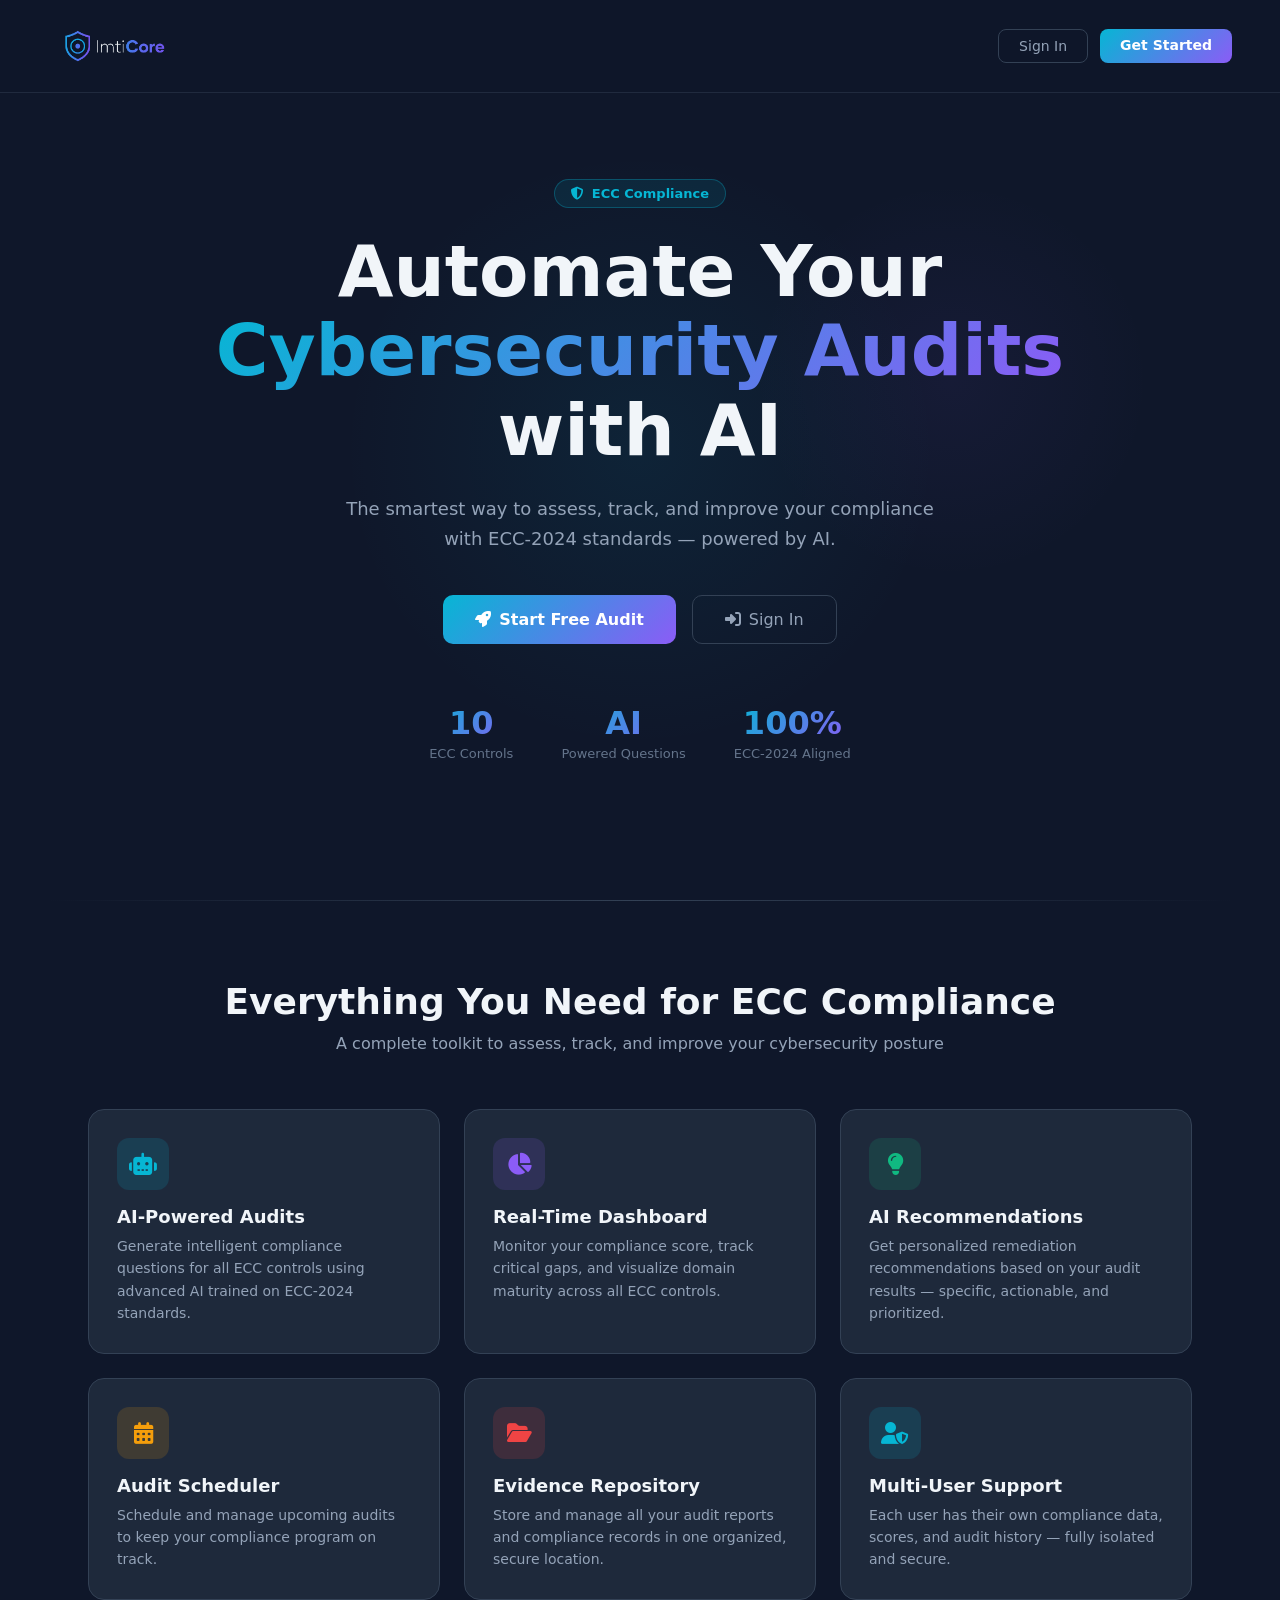
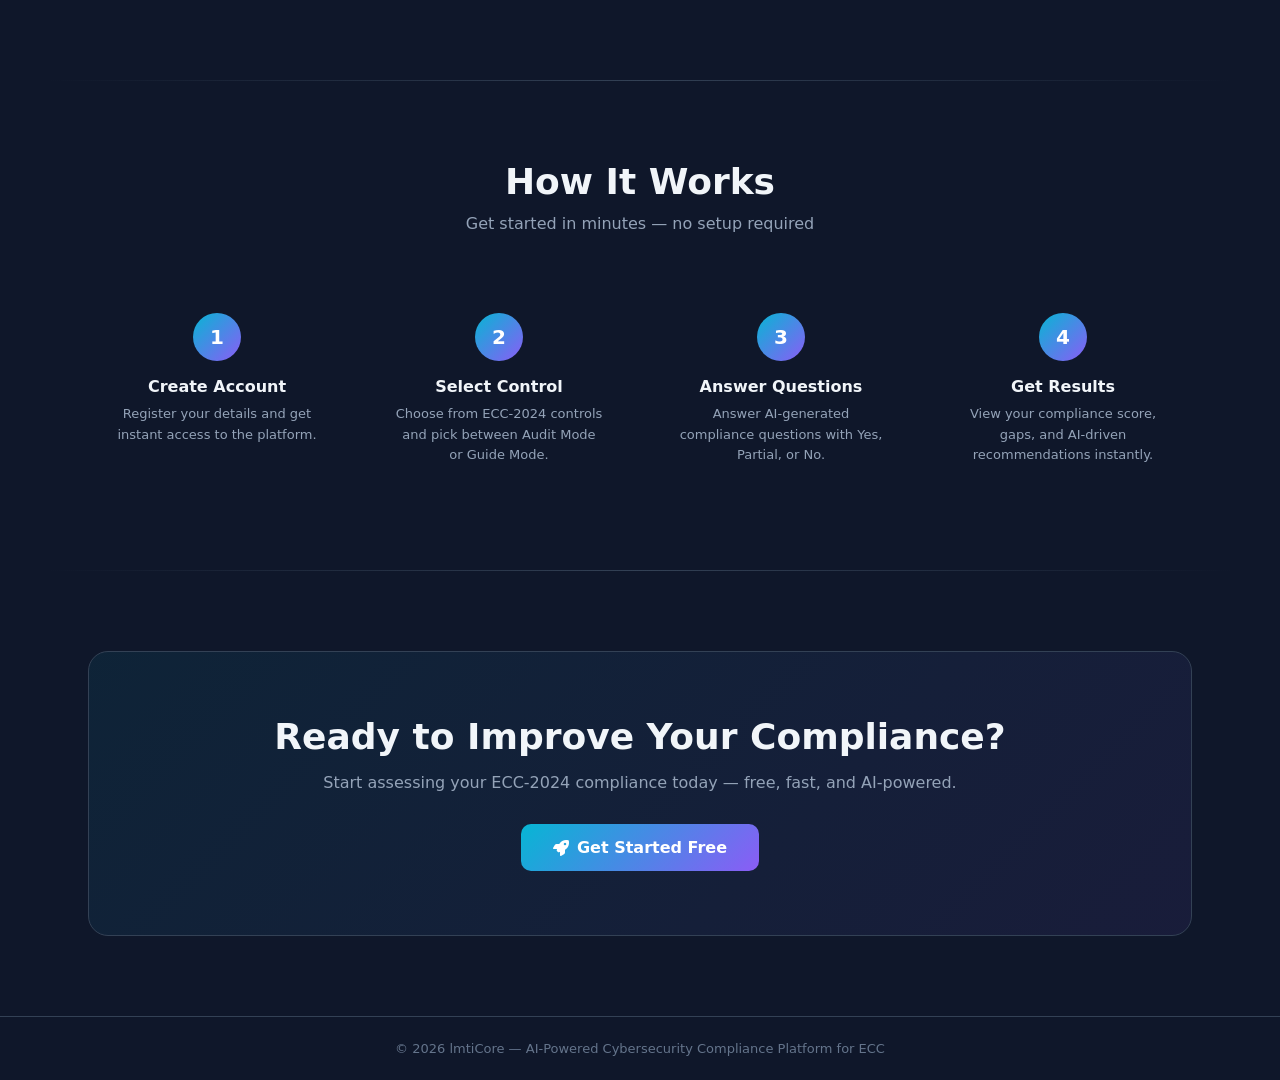
<file: frontend/index.html>
<!DOCTYPE html>
<html lang="en">
<head>
    <meta charset="UTF-8"><meta name="viewport" content="width=device-width, initial-scale=1.0">
    <script>if (!localStorage.getItem('authToken')) { window.location.replace('landing.html'); }</script>
    <title>Home - lmtiCore Platform</title>
    <link rel="stylesheet" href="css/styles.css">
    <link rel="stylesheet" href="https://cdnjs.cloudflare.com/ajax/libs/font-awesome/6.4.0/css/all.min.css">
    <link rel="icon" type="image/png" sizes="32x32" href="Favicon.png">
    <style>
        .hero-section{background:linear-gradient(135deg,rgba(6,182,212,.08),rgba(139,92,246,.08));border:1px solid var(--border-color);border-radius:16px;padding:48px;margin-bottom:32px;position:relative;overflow:hidden;transition:all 0.3s ease;}
        .hero-section:hover{border-color:rgba(6,182,212,.4);box-shadow:0 0 40px rgba(6,182,212,.12),0 0 80px rgba(139,92,246,.08);}
        .hero-section::before{content:'';position:absolute;top:-50%;right:-10%;width:500px;height:500px;background:radial-gradient(circle,rgba(6,182,212,.12),transparent 70%);}
        .hero-shield{position:absolute;right:48px;top:50%;transform:translateY(-50%);font-size:120px;color:rgba(6,182,212,.08);z-index:0;pointer-events:none;}
        .hero-content{position:relative;z-index:1;}
        .hero-title{font-size:36px;font-weight:800;margin-bottom:12px;background:linear-gradient(135deg,var(--accent-primary),var(--accent-secondary));-webkit-background-clip:text;-webkit-text-fill-color:transparent;}
        .quick-actions{display:grid;grid-template-columns:repeat(auto-fit,minmax(260px,1fr));gap:24px;margin-top:32px;}
        .action-card{background:var(--bg-card);border:1px solid var(--border-color);border-radius:12px;padding:24px;text-decoration:none;display:block;transition:all 0.3s ease;}
        .action-card:hover{transform:translateY(-4px);border-color:var(--accent-primary);box-shadow:0 8px 32px rgba(6,182,212,.2),0 0 0 1px rgba(6,182,212,.1);}
        .stat-card{transition:all 0.3s ease;}
        .stat-card:hover{border-color:rgba(6,182,212,.4);box-shadow:0 0 24px rgba(6,182,212,.1);transform:translateY(-2px);}
        .alert-card{background:var(--bg-card);border:1px solid var(--border-color);border-radius:12px;padding:18px 22px;display:flex;align-items:flex-start;gap:14px;transition:all 0.3s ease;}
        .alert-card:hover{border-color:rgba(239,68,68,.4);box-shadow:0 0 20px rgba(239,68,68,.08);}
        .alert-badge{padding:3px 10px;border-radius:20px;font-size:11px;font-weight:700;letter-spacing:.5px;text-transform:uppercase;white-space:nowrap;}
        .alert-badge.critical{background:rgba(239,68,68,.15);color:#ef4444;}
        .alert-badge.warning{background:rgba(245,158,11,.15);color:#f59e0b;}
        .alert-badge.info{background:rgba(6,182,212,.15);color:#06b6d4;}
        .alert-icon{width:38px;height:38px;border-radius:9px;display:flex;align-items:center;justify-content:center;font-size:16px;flex-shrink:0;}
        .alerts-grid{display:grid;grid-template-columns:repeat(auto-fit,minmax(340px,1fr));gap:14px;}
        .btn-primary{transition:all 0.3s ease;}
        .btn-primary:hover{box-shadow:0 0 20px rgba(6,182,212,.4);transform:translateY(-1px);}
        .hero-badges{display:flex;gap:12px;margin-bottom:24px;flex-wrap:wrap;}
        .hero-badge{display:inline-flex;align-items:center;gap:6px;padding:5px 12px;border-radius:20px;font-size:12px;font-weight:600;}
        .hero-badge.ecc{background:rgba(6,182,212,.12);border:1px solid rgba(6,182,212,.25);color:#06b6d4;}
        .hero-badge.ai{background:rgba(139,92,246,.12);border:1px solid rgba(139,92,246,.25);color:#8b5cf6;}
        .hero-badge.secure{background:rgba(16,185,129,.12);border:1px solid rgba(16,185,129,.25);color:#10b981;}
    </style>
</head>
<body>
    <div class="app-container">
        <aside class="sidebar">
            <div class="sidebar-header">
                <div class="sidebar-logo">
                    <img src="logo5.png" alt="ImtiCore">
                </div>
            </div>
            <nav class="sidebar-nav">
                <a href="index.html" class="nav-item active"><i class="fas fa-home"></i><span>Home</span></a>
                <a href="dashboard.html" class="nav-item "><i class="fas fa-chart-pie"></i><span>Dashboard</span></a>
                <a href="evidence.html" class="nav-item "><i class="fas fa-folder-open"></i><span>Evidence</span></a>
                <a href="chatbot.html" class="nav-item "><i class="fas fa-robot"></i><span>Chatbot</span></a>
                <a href="scheduler.html" class="nav-item "><i class="fas fa-calendar-alt"></i><span>Audit Scheduler</span></a>
            </nav>
            <div class="sidebar-footer">
                <div class="user-profile" style="cursor:pointer" onclick="window.location.href='profile.html'">
                    <div class="user-avatar" id="user-initials">?</div>
                    <div class="user-info">
                        <h4 id="user-name">Loading...</h4>
                        <p id="user-role">User</p>
                    </div>
                    <button onclick="event.stopPropagation();logout()" style="background:none;border:none;color:var(--text-muted);cursor:pointer;margin-left:auto" title="Logout"><i class="fas fa-sign-out-alt"></i></button>
                </div>
            </div>
        </aside>
        <main class="main-content">
            <div class="content-wrapper">
                <section class="hero-section">
                    <i class="fas fa-shield-halved hero-shield"></i>
                    <div class="hero-content">
                        <div class="hero-badges">
                            <span class="hero-badge ecc"><i class="fas fa-check-circle"></i> ECC Compliant</span>
                            <span class="hero-badge ai"><i class="fas fa-robot"></i> AI-Powered</span>
                            <span class="hero-badge secure"><i class="fas fa-lock"></i> Secure</span>
                        </div>
                        <h1 class="hero-title" id="welcome-message">Welcome to lmtiCore</h1>
                        <p style="font-size:18px;color:var(--text-secondary);margin-bottom:32px">Your AI-Powered Internal Audit Automation Platform for ECC</p>
                        <div style="display:flex;gap:12px;flex-wrap:wrap">
                            <a href="chatbot.html" class="btn btn-primary" style="text-decoration:none"><i class="fas fa-play"></i> Start New Audit</a>
                            <a href="dashboard.html" style="text-decoration:none;display:inline-flex;align-items:center;gap:8px;padding:10px 20px;border-radius:8px;border:1px solid var(--border-color);color:var(--text-secondary);font-size:14px;transition:all 0.3s ease" onmouseover="this.style.borderColor='var(--accent-primary)';this.style.color='var(--accent-primary)'" onmouseout="this.style.borderColor='var(--border-color)';this.style.color='var(--text-secondary)'"><i class="fas fa-chart-pie"></i> View Dashboard</a>
                        </div>
                    </div>
                </section>
                <div class="stats-grid">
                    <div class="stat-card"><div class="stat-label"><i class="fas fa-heart-pulse" style="color:#10b981;margin-right:6px"></i>System Health</div><div id="system-health-status" class="stat-value" style="font-size:20px">Operational</div></div>
                    <div class="stat-card"><div class="stat-label"><i class="fas fa-chart-line" style="color:#06b6d4;margin-right:6px"></i>Compliance Score</div><div id="compliance-score-value" class="stat-value">—%</div></div>
                    <div class="stat-card"><div class="stat-label"><i class="fas fa-triangle-exclamation" style="color:#ef4444;margin-right:6px"></i>Critical Gaps</div><div id="critical-gaps-count" class="stat-value">—</div></div>
                    <div class="stat-card"><div class="stat-label"><i class="fas fa-shield-halved" style="color:#8b5cf6;margin-right:6px"></i>Controls Audited</div><div id="audited-controls-count" class="stat-value">—</div></div>
                </div>
                <h2 style="margin:32px 0 20px">Quick Access</h2>
                <div class="quick-actions">
                    <a href="chatbot.html" class="action-card">
                        <div style="width:56px;height:56px;border-radius:12px;background:rgba(6,182,212,.15);display:flex;align-items:center;justify-content:center;font-size:24px;color:var(--accent-primary);margin-bottom:16px"><i class="fas fa-robot"></i></div>
                        <h3 style="font-size:18px;font-weight:600;margin-bottom:8px">Launch AI Audit</h3>
                        <p style="font-size:14px;color:var(--text-muted)">Start an interactive ECC compliance audit with AI-powered guidance</p>
                    </a>
                    <a href="dashboard.html" class="action-card">
                        <div style="width:56px;height:56px;border-radius:12px;background:rgba(139,92,246,.15);display:flex;align-items:center;justify-content:center;font-size:24px;color:var(--accent-secondary);margin-bottom:16px"><i class="fas fa-chart-pie"></i></div>
                        <h3 style="font-size:18px;font-weight:600;margin-bottom:8px">View Dashboard</h3>
                        <p style="font-size:14px;color:var(--text-muted)">Real-time compliance metrics and domain maturity radar</p>
                    </a>
                    <a href="evidence.html" class="action-card">
                        <div style="width:56px;height:56px;border-radius:12px;background:rgba(16,185,129,.15);display:flex;align-items:center;justify-content:center;font-size:24px;color:var(--accent-success);margin-bottom:16px"><i class="fas fa-folder-open"></i></div>
                        <h3 style="font-size:18px;font-weight:600;margin-bottom:8px">Evidence Repository</h3>
                        <p style="font-size:14px;color:var(--text-muted)">Manage and review audit findings and compliance artifacts</p>
                    </a>
                    <a href="scheduler.html" class="action-card">
                        <div style="width:56px;height:56px;border-radius:12px;background:rgba(245,158,11,.15);display:flex;align-items:center;justify-content:center;font-size:24px;color:var(--accent-warning);margin-bottom:16px"><i class="fas fa-calendar-alt"></i></div>
                        <h3 style="font-size:18px;font-weight:600;margin-bottom:8px">Audit Scheduler</h3>
                        <p style="font-size:14px;color:var(--text-muted)">Plan and schedule upcoming compliance audit sessions</p>
                    </a>
                </div>
                <!--Latest Non-Compliant Controls -->
                <div style="display:flex;align-items:center;justify-content:space-between;margin:32px 0 16px">
                    <h2 style="display:flex;align-items:center;gap:10px;margin:0">
                        <i class="fas fa-bell" style="color:var(--accent-danger);font-size:18px"></i>
                        Latest Non-Compliant Controls
                    </h2>
                    <span id="alerts-updated" style="font-size:12px;color:var(--text-muted)"></span>
                </div>
                <div class="alerts-grid" id="alerts-grid">
                    <div style="color:var(--text-muted);font-size:13px;padding:20px;text-align:center;grid-column:1/-1">
                        <i class="fas fa-spinner fa-spin" style="margin-right:8px"></i>Loading alerts...
                    </div>
                </div>
            </div>
        </main>
    </div>
    <div id="loader" class="loader"><div class="spinner"></div></div>
    <script src="js/api.js"></script>
    <script src="js/home.js"></script>
</body>
</html>
</file>
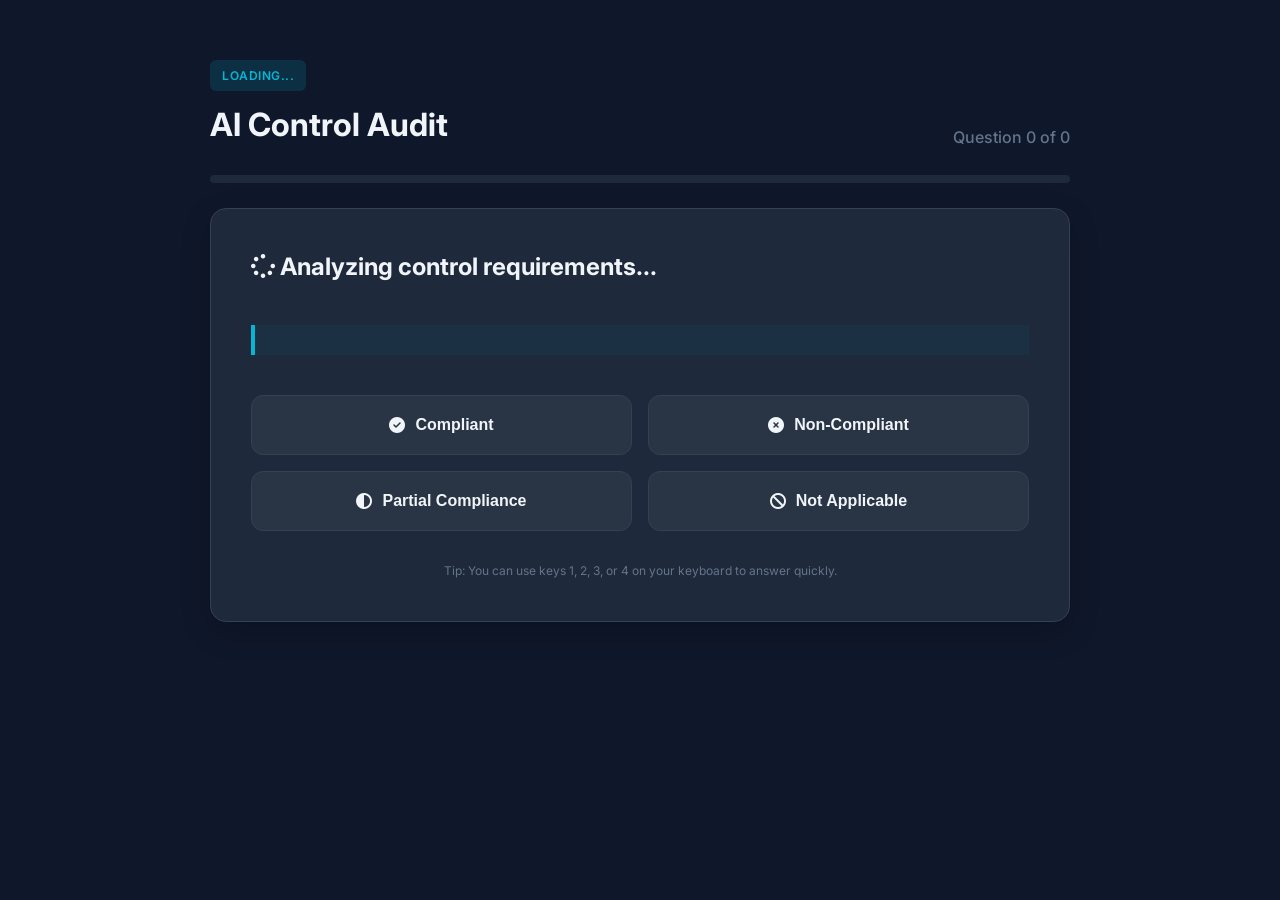
<file: frontend/audit.html>
<!DOCTYPE html>
<html lang="en">
<head>
    <meta charset="UTF-8">
    <meta name="viewport" content="width=device-width, initial-scale=1.0">
    <title>AI Control Audit - lmtiCore</title>
    <link rel="stylesheet" href="css/styles.css">
    <link rel="stylesheet" href="https://cdnjs.cloudflare.com/ajax/libs/font-awesome/6.4.0/css/all.min.css">
    <link rel="icon" type="image/png" sizes="32x32" href="Favicon.png">
    <style>
        .audit-container {
            max-width: 900px;
            margin: 40px auto;
            padding: 20px;
        }
        .progress-stepper {
            height: 8px;
            background: var(--bg-secondary);
            border-radius: 10px;
            margin: 25px 0;
            overflow: hidden;
        }
        #audit-progress {
            height: 100%;
            background: linear-gradient(90deg, var(--accent-primary), var(--accent-secondary));
            width: 0%;
            transition: width 0.4s cubic-bezier(0.4, 0, 0.2, 1);
        }
        .question-card {
            background: var(--bg-card);
            border: 1px solid var(--border-color);
            border-radius: 16px;
            padding: 40px;
            box-shadow: 0 10px 30px rgba(0,0,0,0.2);
            min-height: 400px;
            display: flex;
            flex-direction: column;
            justify-content: center;
        }
        .answer-grid {
            display: grid;
            grid-template-columns: repeat(2, 1fr);
            gap: 16px;
            margin-top: 40px;
        }
        .btn-answer {
            padding: 20px;
            font-size: 16px;
            font-weight: 600;
            border-radius: 12px;
            cursor: pointer;
            transition: all 0.2s;
            display: flex;
            align-items: center;
            justify-content: center;
            gap: 10px;
            border: 1px solid var(--border-color);
            background: rgba(255,255,255,0.05);
            color: var(--text-primary);
        }
        .btn-answer:hover {
            transform: translateY(-3px);
            background: var(--bg-secondary);
            border-color: var(--accent-primary);
        }
        .btn-compliant:hover { border-color: #10b981; color: #10b981; }
        .btn-non-compliant:hover { border-color: #ef4444; color: #ef4444; }
        
        .hint-box {
            background: rgba(6, 182, 212, 0.05);
            border-left: 4px solid var(--accent-primary);
            padding: 15px;
            margin-top: 20px;
            font-size: 14px;
            color: var(--text-muted);
        }
    </style>
</head>
<body>
    <div class="app-container">
        <main class="main-content" style="margin-left: 0;"> <div class="audit-container">
                <div id="audit-session">
                    <div style="display: flex; justify-content: space-between; align-items: flex-end;">
                        <div>
                            <span id="question-category" class="badge badge-primary" style="margin-bottom: 8px; display: inline-block;">LOADING...</span>
                            <h1 style="font-size: 32px; margin: 0;">AI Control Audit</h1>
                        </div>
                        <div id="question-number" style="color: var(--text-muted); font-weight: 500;">Question 0 of 0</div>
                    </div>

                    <div class="progress-stepper">
                        <div id="audit-progress"></div>
                    </div>

                    <div class="question-card">
                        <h2 id="question-text" style="line-height: 1.5; margin-bottom: 20px;">
                            <i class="fas fa-spinner fa-spin"></i> Analyzing control requirements...
                        </h2>
                        
                        <div id="evidence-hint" class="hint-box">
                            </div>

                        <div class="answer-grid">
                            <button onclick="submitAnswer('Compliant')" class="btn-answer btn-compliant">
                                <i class="fas fa-check-circle"></i> Compliant
                            </button>
                            <button onclick="submitAnswer('Non-Compliant')" class="btn-answer btn-non-compliant">
                                <i class="fas fa-times-circle"></i> Non-Compliant
                            </button>
                            <button onclick="submitAnswer('Partial')" class="btn-answer">
                                <i class="fas fa-adjust"></i> Partial Compliance
                            </button>
                            <button onclick="submitAnswer('N/A')" class="btn-answer">
                                <i class="fas fa-ban"></i> Not Applicable
                            </button>
                        </div>
                        
                        <div style="margin-top: 30px; text-align: center;">
                            <p style="font-size: 12px; color: var(--text-muted);">
                                Tip: You can use keys 1, 2, 3, or 4 on your keyboard to answer quickly.
                            </p>
                        </div>
                    </div>
                </div>
            </div>
        </main>
    </div>

    <div id="loader" class="loader">
        <div class="spinner"></div>
    </div>

    <script src="js/api.js"></script>
    <script src="js/audit.js"></script>
</body>
</html>
</file>
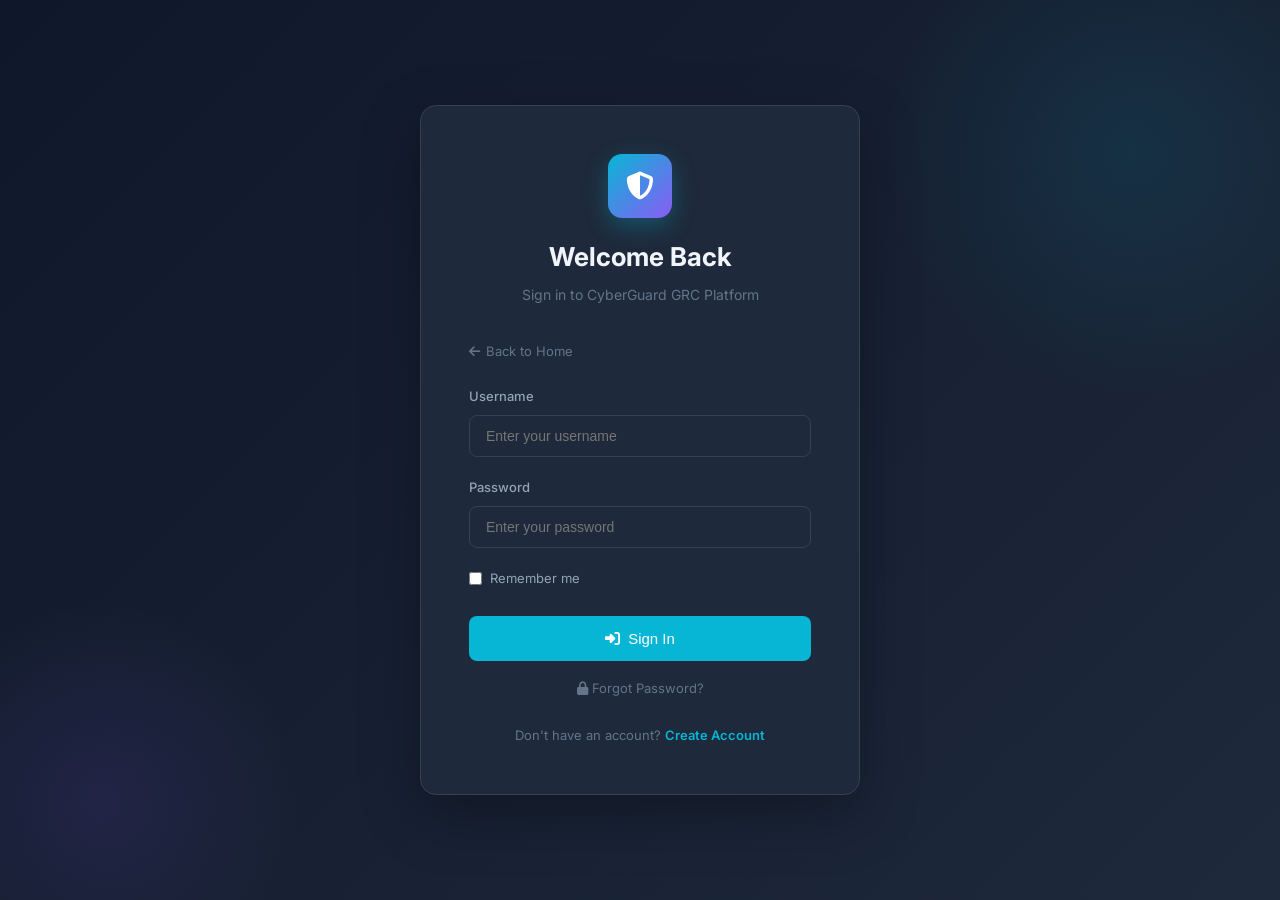
<file: frontend/chatbot.html>
<!DOCTYPE html>
<html lang="en">
<head>
    <meta charset="UTF-8">
    <meta name="viewport" content="width=device-width, initial-scale=1.0">
    <title>Chatbot - lmtiCore Platform</title>
    <link rel="stylesheet" href="css/styles.css">
    <link rel="stylesheet" href="https://cdnjs.cloudflare.com/ajax/libs/font-awesome/6.4.0/css/all.min.css">
    <link rel="icon" type="image/png" sizes="32x32" href="Favicon.png">
    <style>
        .chatbot-layout{display:grid;grid-template-columns:300px 1fr 330px;gap:20px;height:calc(100vh - 155px);margin-top:16px;}
        .control-browser{background:var(--bg-card);border:1px solid var(--border-color);border-radius:12px;display:flex;flex-direction:column;overflow:hidden;}
        .browser-header{padding:16px 20px;border-bottom:1px solid var(--border-color);background:var(--bg-secondary);}
        .browser-content{flex:1;overflow-y:auto;padding:10px;}
        .chat-container{background:var(--bg-card);border:1px solid var(--border-color);border-radius:12px;display:flex;flex-direction:column;overflow:hidden;}
        .chat-header{padding:14px 20px;border-bottom:1px solid var(--border-color);display:flex;justify-content:space-between;align-items:center;background:var(--bg-secondary);}
        .chat-messages{flex:1;overflow-y:auto;padding:22px;display:flex;flex-direction:column;gap:16px;background:#080e1c;}
        .chat-input-area{padding:12px 18px;background:var(--bg-secondary);border-top:1px solid var(--border-color);display:flex;gap:10px;}
        .chat-input-area input{flex:1;background:#0b0f1a;border:1px solid var(--border-color);border-radius:8px;padding:11px 15px;color:white;outline:none;font-size:13px;}
        .chat-input-area input:focus{border-color:var(--accent-primary);}
        .chat-input-area button{background:var(--accent-primary);color:white;border:none;width:44px;border-radius:8px;cursor:pointer;font-size:15px;transition:0.2s;}
        .chat-input-area button:hover{background:#0891b2;}
        .control-info-panel{background:var(--bg-card);border:1px solid var(--border-color);border-radius:12px;padding:20px;overflow-y:auto;}
        .control-item{padding:11px 12px;border-radius:8px;cursor:pointer;transition:0.2s;border-bottom:1px solid rgba(255,255,255,0.04);}
        .control-item:hover{background:rgba(6,182,212,0.06);}
        .control-item.selected{background:rgba(6,182,212,0.12);border-left:3px solid var(--accent-primary);padding-left:9px;}
        .mode-btn.active{background:var(--accent-primary)!important;color:white!important;}
        .message{display:flex;flex-direction:column;}
        .message-header{font-size:10px;font-weight:700;color:var(--text-muted);margin-bottom:5px;text-transform:uppercase;letter-spacing:0.6px;}
        .ai-message .message-text{background:rgba(255,255,255,0.03);border:1px solid rgba(255,255,255,0.07);border-radius:0 12px 12px 12px;padding:13px 15px;color:var(--text-primary);font-size:13.5px;line-height:1.7;}
        .user-message{align-items:flex-end;}
        .user-message .message-header{color:var(--accent-primary);}
        .user-message .message-text{background:rgba(6,182,212,0.1);border:1px solid rgba(6,182,212,0.2);border-radius:12px 0 12px 12px;padding:11px 15px;color:var(--text-primary);font-size:13.5px;max-width:80%;}
        .control-info-overlay{position:fixed;inset:0;background:rgba(0,0,0,0.7);z-index:9999;display:flex;align-items:center;justify-content:center;}
        .control-info-modal{background:#0f172a;border:1px solid rgba(6,182,212,0.3);border-radius:16px;padding:28px;max-width:520px;width:90%;max-height:80vh;overflow-y:auto;}
        .info-btn{background:none;border:none;color:var(--accent-primary);cursor:pointer;font-size:13px;padding:2px 6px;border-radius:4px;opacity:0.7;transition:0.2s;}
        .info-btn:hover{opacity:1;background:rgba(6,182,212,0.1);}
    </style>
</head>
<body>
    <div class="app-container">
        <aside class="sidebar">
             <div class="sidebar-header">
                <div class="sidebar-logo">
                    <img src="logo5.png" alt="ImtiCore">
                </div>
            </div>
            <nav class="sidebar-nav">
                <a href="index.html" class="nav-item "><i class="fas fa-home"></i><span>Home</span></a>
                <a href="dashboard.html" class="nav-item "><i class="fas fa-chart-pie"></i><span>Dashboard</span></a>
                <a href="evidence.html" class="nav-item "><i class="fas fa-folder-open"></i><span>Evidence</span></a>
                <a href="chatbot.html" class="nav-item active"><i class="fas fa-robot"></i><span>Chatbot</span></a>
                <a href="scheduler.html" class="nav-item "><i class="fas fa-calendar-alt"></i><span>Audit Scheduler</span></a>
            </nav>
            <div class="sidebar-footer">
                <div class="user-profile" style="cursor:pointer" onclick="window.location.href='profile.html'">
                    <div class="user-avatar" id="user-initials">??</div>
                    <div class="user-info">
                        <h4 id="user-name">Loading...</h4>
                        <p id="user-role">User</p>
                    </div>
                    <button onclick="event.stopPropagation();logout()" style="background:none;border:none;color:var(--text-muted);cursor:pointer;margin-left:auto;" title="Sign Out"><i class="fas fa-sign-out-alt"></i></button>
                </div>
            </div>
        </aside>
        <main class="main-content">
            <div class="content-wrapper" style="padding-bottom:0;">
                <div style="margin-bottom:12px;display:flex;justify-content:space-between;align-items:center;">
                    <div>
                        <h1 style="font-size:24px;font-weight:700;">ECC Audit &amp; Guidance Chatbot</h1>
                        <p style="color:var(--text-muted);font-size:13px;">AI-powered compliance auditing for ECC standards</p>
                    </div>
                </div>
                <div class="chatbot-layout">
                    <div class="control-browser">
                        <div class="browser-header"><h3 style="font-size:11px;letter-spacing:1.2px;font-weight:700;color:var(--text-muted);">ECC CONTROL BROWSER</h3></div>
                        <div class="browser-content" id="control-browser"></div>
                    </div>
                    <div class="chat-container">
                        <div class="chat-header">
                            <div style="display:flex;gap:5px;background:#080e1c;padding:4px;border-radius:8px;">
                                <button id="audit-mode-btn" class="mode-btn active" style="padding:7px 15px;border:none;border-radius:6px;cursor:pointer;background:transparent;color:gray;font-size:12px;font-weight:600;">Audit Mode</button>
                                <button id="guide-mode-btn" class="mode-btn" style="padding:7px 15px;border:none;border-radius:6px;cursor:pointer;background:transparent;color:gray;font-size:12px;font-weight:600;">Guide Mode</button>
                            </div>
                            <div style="color:#10b981;font-size:12px;font-weight:600;"><i class="fas fa-circle" style="font-size:7px;margin-right:4px;"></i>AI Active</div>
                        </div>
                        <div class="chat-messages" id="chat-messages">
                            <div style="text-align:center;padding:60px 20px;color:var(--text-muted);">
                                <i class="fas fa-robot" style="font-size:44px;color:var(--accent-primary);margin-bottom:14px;display:block;opacity:0.8;"></i>
                                <h3 style="font-size:17px;margin-bottom:8px;color:var(--text-secondary);">Ready to Audit</h3>
                                <p style="font-size:13px;">Select an ECC control from the left panel<br>to begin your compliance session.</p>
                            </div>
                        </div>
                    </div>
                    <div class="control-info-panel">
                        <h3 style="font-size:11px;letter-spacing:1.2px;font-weight:700;color:var(--text-muted);margin-bottom:18px;border-bottom:1px solid var(--border-color);padding-bottom:10px;">CURRENT CONTROL</h3>
                        <div style="margin-bottom:16px;">
                            <div style="font-size:10px;color:var(--text-muted);font-weight:600;text-transform:uppercase;letter-spacing:0.5px;margin-bottom:4px;">CONTROL ID</div>
                            <div id="current-control-id" style="font-family:monospace;color:var(--accent-primary);font-weight:800;font-size:22px;">—</div>
                        </div>
                        <div style="margin-bottom:16px;">
                            <div style="font-size:10px;color:var(--text-muted);font-weight:600;text-transform:uppercase;letter-spacing:0.5px;margin-bottom:4px;">NAME</div>
                            <div id="current-control-name" style="font-size:13px;color:white;line-height:1.4;">Select a control</div>
                        </div>
                        <div style="margin-bottom:16px;">
                            <div style="font-size:10px;color:var(--text-muted);font-weight:600;text-transform:uppercase;letter-spacing:0.5px;margin-bottom:4px;">REQUIREMENT</div>
                            <div id="current-control-requirement" style="font-size:12px;color:var(--text-secondary);line-height:1.6;">—</div>
                        </div>
                        <div style="margin-bottom:16px;">
                            <div style="font-size:10px;color:var(--text-muted);font-weight:600;text-transform:uppercase;letter-spacing:0.5px;margin-bottom:6px;">STATUS</div>
                            <span id="current-control-status" class="badge badge-info">Not Started</span>
                        </div>
                        <div style="padding-top:16px;border-top:1px solid var(--border-color);">
                            <div style="font-size:10px;color:var(--text-muted);font-weight:600;text-transform:uppercase;letter-spacing:0.5px;margin-bottom:8px;">EVIDENCE STATUS</div>
                            <div id="linked-evidence" style="font-size:12px;color:var(--text-muted);margin-bottom:10px;">No audit performed yet</div>
                            <a href="evidence.html" style="display:block;text-align:center;background:rgba(6,182,212,0.06);border:1px dashed rgba(6,182,212,0.3);color:var(--accent-primary);padding:9px;border-radius:8px;text-decoration:none;font-size:12px;font-weight:500;transition:0.2s;">
                                <i class="fas fa-folder-open" style="margin-right:5px;"></i>Go to Evidence Vault
                            </a>
                        </div>
                    </div>
                </div>
            </div>
        </main>
    </div>
    <div id="loader" class="loader"><div class="spinner"></div></div>
    <script src="js/api.js"></script>
    <script src="js/chatbot.js"></script>
</body>
</html>
</file>
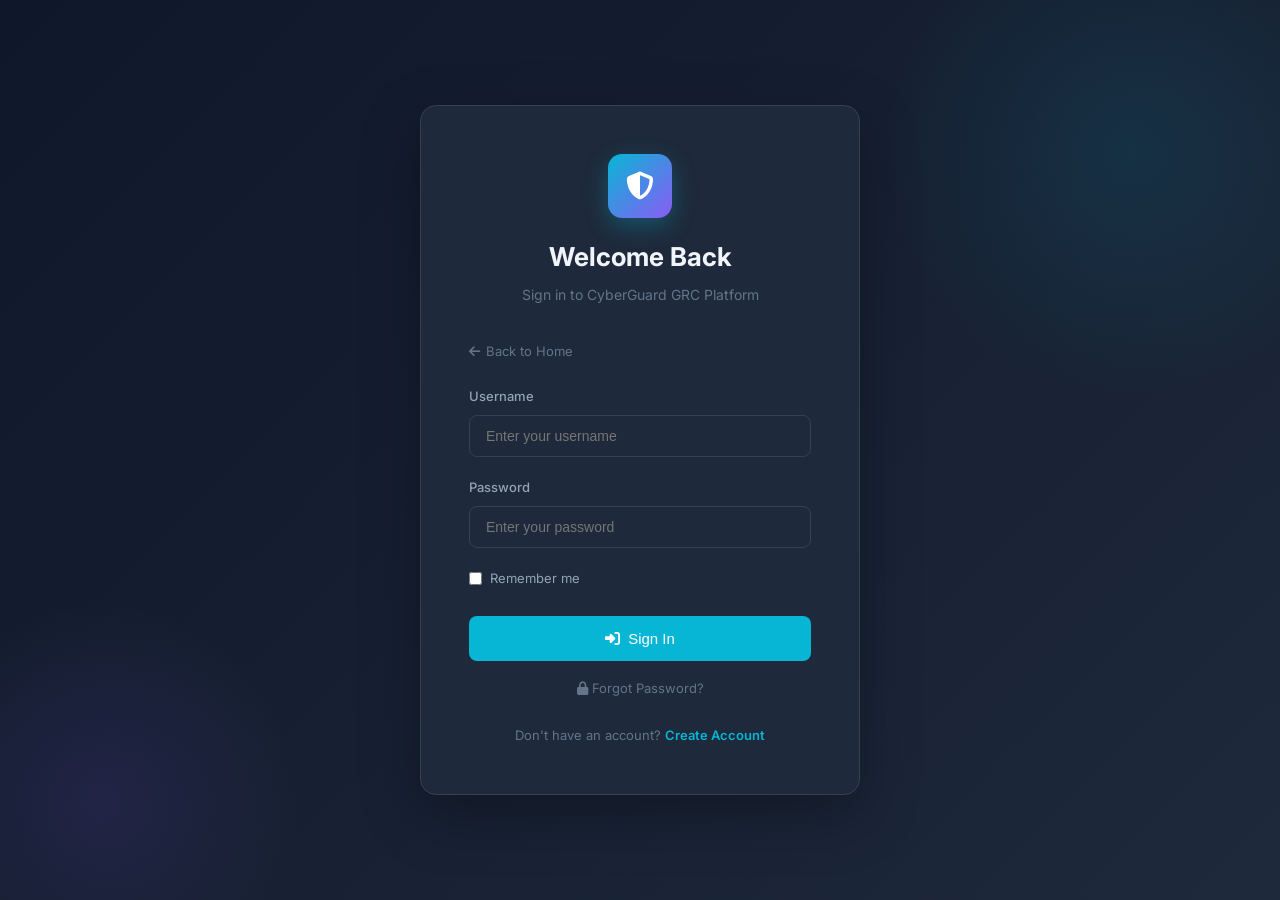
<file: frontend/evidence.html>
<!DOCTYPE html>
<html lang="en">
<head>
    <meta charset="UTF-8"><meta name="viewport" content="width=device-width, initial-scale=1.0">
    <title>Evidence Repository - lmtiCore</title>
    <link rel="stylesheet" href="css/styles.css">
    <link rel="stylesheet" href="https://cdnjs.cloudflare.com/ajax/libs/font-awesome/6.4.0/css/all.min.css">
    <link rel="icon" type="image/png" sizes="32x32" href="Favicon.png">
    <style>
        .filters-bar{background:var(--bg-card);border:1px solid var(--border-color);border-radius:12px;padding:20px;margin-bottom:24px;display:grid;grid-template-columns:2fr 1fr 1fr auto;gap:16px;align-items:end;}
    </style>
</head>
<body>
    <div class="app-container">
        <aside class="sidebar">
             <div class="sidebar-header">
                <div class="sidebar-logo">
                    <img src="logo5.png" alt="ImtiCore">
                </div>
            </div>
            <nav class="sidebar-nav">
                <a href="index.html" class="nav-item "><i class="fas fa-home"></i><span>Home</span></a>
                <a href="dashboard.html" class="nav-item "><i class="fas fa-chart-pie"></i><span>Dashboard</span></a>
                <a href="evidence.html" class="nav-item active"><i class="fas fa-folder-open"></i><span>Evidence</span></a>
                <a href="chatbot.html" class="nav-item "><i class="fas fa-robot"></i><span>Chatbot</span></a>
                <a href="scheduler.html" class="nav-item "><i class="fas fa-calendar-alt"></i><span>Audit Scheduler</span></a>
            </nav>
            <div class="sidebar-footer">
                <div class="user-profile" style="cursor:pointer" onclick="window.location.href='profile.html'">
                    <div class="user-avatar" id="user-initials">?</div>
                    <div class="user-info">
                        <h4 id="user-name">Loading...</h4>
                        <p id="user-role">User</p>
                    </div>
                    <button onclick="event.stopPropagation();logout()" style="background:none;border:none;color:var(--text-muted);cursor:pointer;margin-left:auto" title="Logout"><i class="fas fa-sign-out-alt"></i></button>
                </div>
            </div>
        </aside>
        <main class="main-content">
            <div class="content-wrapper">
                <div style="display:flex;justify-content:space-between;align-items:center;margin-bottom:32px">
                    <div>
                        <h1 style="font-size:32px;font-weight:700">Evidence Repository</h1>
                        <p style="color:var(--text-muted)">Audit findings and compliance artifacts linked to ECC controls</p>
                    </div>
                    <a href="chatbot.html" class="btn btn-primary" style="text-decoration:none"><i class="fas fa-robot"></i> New Audit</a>
                </div>
                <div class="filters-bar">
                    <div class="form-group" style="margin:0"><label class="form-label">Search</label><input type="text" id="search-input" class="form-input" placeholder="Control ID or file name..."></div>
                    <div class="form-group" style="margin:0"><label class="form-label">ECC Domain</label>
                        <select id="domain-filter" class="form-select">
                            <option value="all">All Domains</option>
                            <option value="Governance">1. Governance</option>
                            <option value="Risk">2. Risk Management</option>
                            <option value="Assets">3. Asset Management</option>
                            <option value="Operations">4. Operations</option>
                            <option value="Network">5. Network Hardening</option>
                            <option value="Identity">6. Identity & Access</option>
                            <option value="Data">7. Data Protection</option>
                            <option value="Vulnerability">8. Vulnerability Mgmt</option>
                            <option value="Incident">9. Incident Defense</option>
                            <option value="Physical">10. Physical Security</option>
                        </select>
                    </div>
                    <div class="form-group" style="margin:0"><label class="form-label">Status</label>
                        <select id="status-filter" class="form-select">
                            <option value="all">All Status</option>
                            <option value="compliant">Compliant</option>
                            <option value="partial">Partial</option>
                            <option value="non-compliant">Non-Compliant</option>
                        </select>
                    </div>
                    <button onclick="loadEvidenceList()" class="btn btn-secondary"><i class="fas fa-sync-alt"></i></button>
                </div>
                <div class="card" style="padding:0;overflow:hidden">
                    <table style="width:100%;border-collapse:collapse">
                        <thead style="background:var(--bg-secondary)">
                            <tr>
                                <th style="padding:16px;text-align:left;font-size:12px;color:var(--text-muted);text-transform:uppercase;letter-spacing:.5px">Control ID</th>
                                <th style="padding:16px;text-align:left;font-size:12px;color:var(--text-muted);text-transform:uppercase;letter-spacing:.5px">Evidence Name</th>
                                <th style="padding:16px;text-align:left;font-size:12px;color:var(--text-muted);text-transform:uppercase;letter-spacing:.5px">Status</th>
                                <th style="padding:16px;text-align:left;font-size:12px;color:var(--text-muted);text-transform:uppercase;letter-spacing:.5px">Date</th>
                                <th style="padding:16px;text-align:left;font-size:12px;color:var(--text-muted);text-transform:uppercase;letter-spacing:.5px">Source</th>
                                <th style="padding:16px;text-align:right;font-size:12px;color:var(--text-muted);text-transform:uppercase;letter-spacing:.5px">Actions</th>
                            </tr>
                        </thead>
                        <tbody id="evidence-table-body"></tbody>
                    </table>
                </div>
            </div>
        </main>
    </div>
    <div id="loader" class="loader"><div class="spinner"></div></div>
    <script src="js/api.js"></script>
    <script src="js/evidence.js"></script>
</body>
</html>
</file>
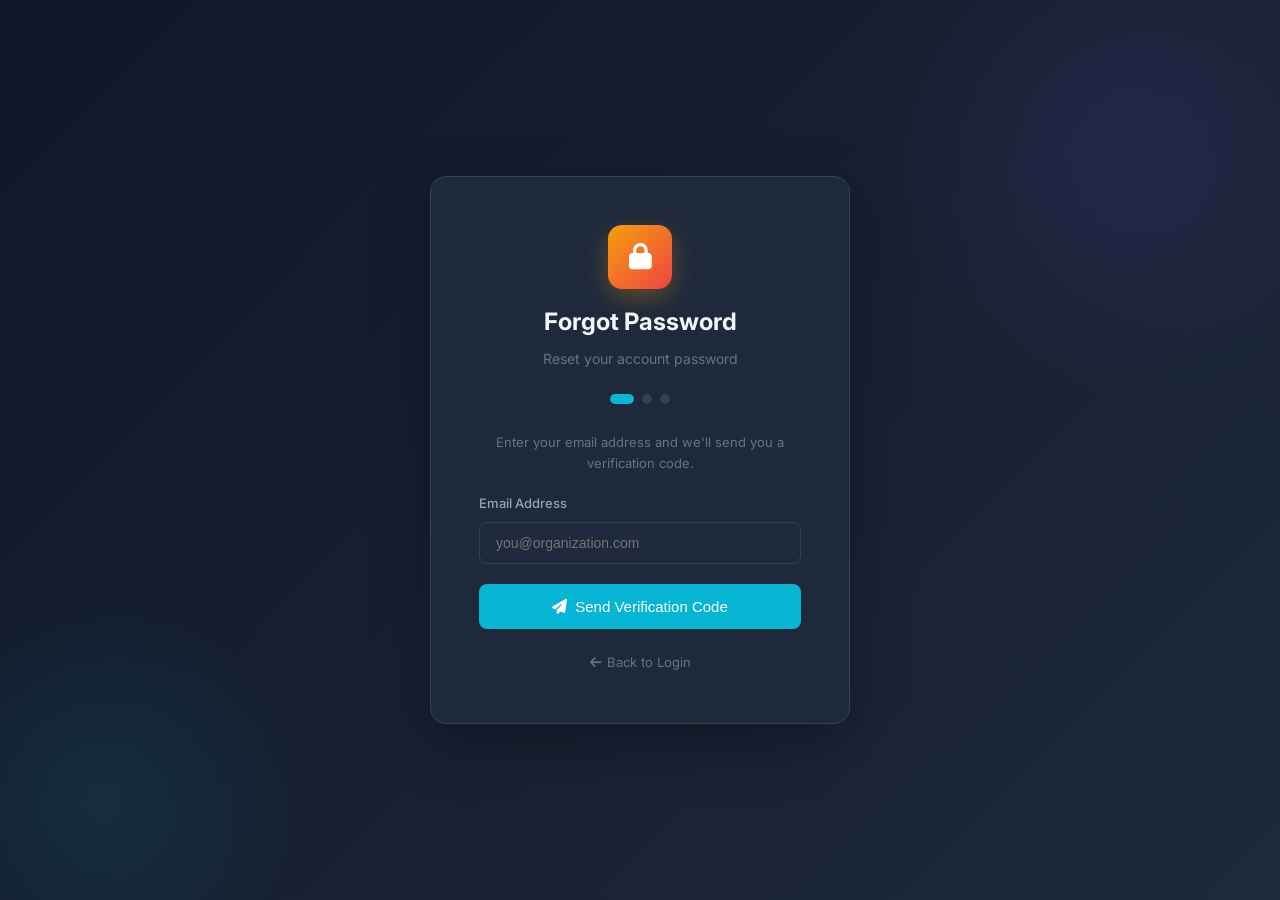
<file: frontend/forgot-password.html>
<!DOCTYPE html>
<html lang="en">
<head>
    <meta charset="UTF-8">
    <meta name="viewport" content="width=device-width, initial-scale=1.0">
    <title>Forgot Password - lmtiCore</title>
    <link rel="stylesheet" href="css/styles.css">
    <link rel="stylesheet" href="https://cdnjs.cloudflare.com/ajax/libs/font-awesome/6.4.0/css/all.min.css">
    <link rel="icon" type="image/png" sizes="32x32" href="Favicon.png">
    <style>
        .auth-container{min-height:100vh;display:flex;align-items:center;justify-content:center;background:linear-gradient(135deg,#0f172a,#1e293b);position:relative;overflow:hidden;}
        .auth-container::before{content:'';position:absolute;width:500px;height:500px;background:radial-gradient(circle,rgba(139,92,246,0.1),transparent 70%);top:-100px;right:-100px;}
        .auth-container::after{content:'';position:absolute;width:400px;height:400px;background:radial-gradient(circle,rgba(6,182,212,0.1),transparent 70%);bottom:-100px;left:-100px;}
        .auth-card{background:var(--bg-card);border:1px solid var(--border-color);border-radius:16px;padding:48px;width:100%;max-width:420px;box-shadow:0 20px 60px rgba(0,0,0,0.3);position:relative;z-index:1;}
        .error-box{background:rgba(239,68,68,0.08);border:1px solid rgba(239,68,68,0.3);color:#ef4444;padding:12px 16px;border-radius:8px;margin-bottom:16px;font-size:13px;display:none;}
        .error-box.show{display:block;}
        .success-box{background:rgba(16,185,129,0.08);border:1px solid rgba(16,185,129,0.3);color:#10b981;padding:12px 16px;border-radius:8px;margin-bottom:16px;font-size:13px;display:none;}
        .success-box.show{display:block;}
        .step{display:none;}.step.active{display:block;}
        .otp-inputs{display:flex;gap:10px;justify-content:center;margin:20px 0;}
        .otp-inputs input{width:50px;height:56px;text-align:center;font-size:22px;font-weight:700;background:#0b0f1a;border:2px solid var(--border-color);border-radius:10px;color:white;outline:none;transition:0.2s;}
        .otp-inputs input:focus{border-color:var(--accent-primary);}
        .step-indicator{display:flex;align-items:center;justify-content:center;gap:8px;margin-bottom:28px;}
        .step-dot{width:10px;height:10px;border-radius:50%;background:var(--border-color);transition:0.3s;}
        .step-dot.active{background:var(--accent-primary);width:24px;border-radius:5px;}
        .pwd-strength{height:4px;border-radius:2px;margin-top:8px;background:var(--bg-secondary);overflow:hidden;display:none;}
        .pwd-strength-bar{height:100%;border-radius:2px;transition:width .3s,background .3s;}
    </style>
</head>
<body>
    <div class="auth-container">
        <div class="auth-card">
            <div style="text-align:center;margin-bottom:24px;">
                <div style="width:64px;height:64px;background:linear-gradient(135deg,#f59e0b,#ef4444);border-radius:14px;display:flex;align-items:center;justify-content:center;margin:0 auto 14px;box-shadow:0 8px 24px rgba(245,158,11,0.3);">
                    <i class="fas fa-lock" style="font-size:26px;color:white;"></i>
                </div>
                <h1 style="font-size:24px;font-weight:700;margin-bottom:6px;">Forgot Password</h1>
                <p style="font-size:14px;color:var(--text-muted);">Reset your account password</p>
            </div>
            <div class="step-indicator">
                <div class="step-dot active" id="dot1"></div>
                <div class="step-dot" id="dot2"></div>
                <div class="step-dot" id="dot3"></div>
            </div>
            <div id="error-box" class="error-box"></div>
            <div id="success-box" class="success-box"></div>

            <!-- Step 1: Email -->
            <div class="step active" id="step1">
                <p style="font-size:13px;color:var(--text-muted);margin-bottom:20px;text-align:center;">Enter your email address and we'll send you a verification code.</p>
                <div class="form-group">
                    <label class="form-label">Email Address</label>
                    <input type="email" id="reset-email" class="form-input" placeholder="you@organization.com">
                </div>
                <button onclick="sendResetOTP()" class="btn btn-primary" style="width:100%;padding:14px;font-size:15px;">
                    <i class="fas fa-paper-plane"></i> Send Verification Code
                </button>
                <div style="text-align:center;margin-top:20px;">
                    <a href="login.html" style="color:var(--text-muted);text-decoration:none;font-size:13px;display:inline-flex;align-items:center;gap:6px;">
                        <i class="fas fa-arrow-left"></i> Back to Login
                    </a>
                </div>
            </div>

            <!-- Step 2: OTP -->
            <div class="step" id="step2">
                <div style="text-align:center;margin-bottom:20px;">
                    <div style="width:56px;height:56px;background:rgba(6,182,212,0.1);border:2px solid rgba(6,182,212,0.3);border-radius:50%;display:flex;align-items:center;justify-content:center;margin:0 auto 14px;">
                        <i class="fas fa-envelope" style="color:var(--accent-primary);font-size:22px;"></i>
                    </div>
                    <h3 style="font-size:18px;font-weight:700;margin-bottom:6px;">Check Your Email</h3>
                    <p style="font-size:13px;color:var(--text-muted);">We sent a 6-digit code to<br><strong id="otp-email-display" style="color:var(--accent-primary)"></strong></p>
                </div>
                <div class="otp-inputs">
                    <input type="text" maxlength="1" class="otp-digit" id="otp1">
                    <input type="text" maxlength="1" class="otp-digit" id="otp2">
                    <input type="text" maxlength="1" class="otp-digit" id="otp3">
                    <input type="text" maxlength="1" class="otp-digit" id="otp4">
                    <input type="text" maxlength="1" class="otp-digit" id="otp5">
                    <input type="text" maxlength="1" class="otp-digit" id="otp6">
                </div>
                <button onclick="verifyResetOTP()" class="btn btn-primary" style="width:100%;padding:14px;font-size:15px;">
                    <i class="fas fa-check"></i> Verify Code
                </button>
                <div style="text-align:center;margin-top:16px;font-size:13px;color:var(--text-muted);">
                    Didn't receive it? <a href="#" onclick="sendResetOTP()" style="color:var(--accent-primary);text-decoration:none;font-weight:600;">Resend</a>
                </div>
            </div>

            <!-- Step 3: New Password -->
            <div class="step" id="step3">
                <p style="font-size:13px;color:var(--text-muted);margin-bottom:20px;text-align:center;">Enter your new password below.</p>
                <div class="form-group">
                    <label class="form-label">New Password</label>
                    <input type="password" id="new-password" class="form-input" placeholder="Min 8 chars" oninput="checkStrength(this.value)">
                    <div class="pwd-strength" id="pwd-strength"><div class="pwd-strength-bar" id="pwd-bar"></div></div>
                    <div id="pwd-hint" style="font-size:11px;margin-top:4px;display:none;"></div>
                </div>
                <div class="form-group">
                    <label class="form-label">Confirm New Password</label>
                    <input type="password" id="confirm-password" class="form-input" placeholder="Repeat new password">
                </div>
                <button onclick="resetPassword()" class="btn btn-primary" style="width:100%;padding:14px;font-size:15px;background:linear-gradient(135deg,#f59e0b,#ef4444);">
                    <i class="fas fa-key"></i> Reset Password
                </button>
            </div>
        </div>
    </div>
    <div id="loader" class="loader"><div class="spinner"></div></div>
    <script>
        const API = 'https://gradproject2026-production-821d.up.railway.app';
        let verifiedEmail = null;

        function showError(msg) {
            const el = document.getElementById('error-box');
            el.textContent = msg; el.classList.add('show');
            document.getElementById('success-box').classList.remove('show');
        }
        function showSuccess(msg) {
            const el = document.getElementById('success-box');
            el.textContent = msg; el.classList.add('show');
            document.getElementById('error-box').classList.remove('show');
        }
        function goToStep(n) {
            document.querySelectorAll('.step').forEach((s,i) => s.classList.toggle('active', i===n-1));
            document.querySelectorAll('.step-dot').forEach((d,i) => d.classList.toggle('active', i===n-1));
            document.getElementById('error-box').classList.remove('show');
            document.getElementById('success-box').classList.remove('show');
        }

        async function sendResetOTP() {
            const email = document.getElementById('reset-email').value.trim();
            if (!email) { showError('Please enter your email.'); return; }
            const loader = document.getElementById('loader');
            loader.classList.add('active');
            try {
                const res = await fetch(`${API}/api/auth/send-otp`, {
                    method: 'POST', headers: {'Content-Type':'application/json'},
                    body: JSON.stringify({ email, purpose: 'reset' })
                });
                const result = await res.json();
                if (res.ok) {
                    verifiedEmail = email;
                    document.getElementById('otp-email-display').textContent = email;
                    goToStep(2);
                    setupOTPInputs();
                } else {
                    showError(result.detail || 'Email not found.');
                }
            } catch(e) { showError('Connection failed.'); }
            finally { loader.classList.remove('active'); }
        }

        async function verifyResetOTP() {
            const otp = Array.from(document.querySelectorAll('.otp-digit')).map(i => i.value).join('');
            if (otp.length < 6) { showError('Please enter the complete 6-digit code.'); return; }
            const loader = document.getElementById('loader');
            loader.classList.add('active');
            try {
                const res = await fetch(`${API}/api/auth/verify-otp`, {
                    method: 'POST', headers: {'Content-Type':'application/json'},
                    body: JSON.stringify({ email: verifiedEmail, otp })
                });
                const result = await res.json();
                if (res.ok && result.verified) {
                    goToStep(3);
                } else {
                    showError(result.detail || 'Invalid code.');
                }
            } catch(e) { showError('Verification failed.'); }
            finally { loader.classList.remove('active'); }
        }

        async function resetPassword() {
            const newPwd = document.getElementById('new-password').value;
            const confirm = document.getElementById('confirm-password').value;
            if (!newPwd || !confirm) { showError('Please fill all fields.'); return; }
            if (newPwd !== confirm) { showError('Passwords do not match.'); return; }
            const loader = document.getElementById('loader');
            loader.classList.add('active');
            try {
                const res = await fetch(`${API}/api/auth/reset-password`, {
                    method: 'POST', headers: {'Content-Type':'application/json'},
                    body: JSON.stringify({ email: verifiedEmail, new_password: newPwd })
                });
                const result = await res.json();
                if (res.ok) {
                    showSuccess('Password reset successfully! Redirecting to login...');
                    setTimeout(() => window.location.href = 'login.html', 2000);
                } else {
                    showError(result.detail || 'Failed to reset password.');
                }
            } catch(e) { showError('Connection failed.'); }
            finally { loader.classList.remove('active'); }
        }

        function setupOTPInputs() {
            const inputs = document.querySelectorAll('.otp-digit');
            inputs.forEach((input, i) => {
                input.value = '';
                input.addEventListener('input', () => { if (input.value && i < inputs.length - 1) inputs[i+1].focus(); });
                input.addEventListener('keydown', (e) => { if (e.key === 'Backspace' && !input.value && i > 0) inputs[i-1].focus(); });
            });
            inputs[0].focus();
        }

        function checkStrength(val) {
            const bar = document.getElementById('pwd-bar');
            const hint = document.getElementById('pwd-hint');
            const strength = document.getElementById('pwd-strength');
            if (!val) { strength.style.display='none'; hint.style.display='none'; return; }
            strength.style.display='block'; hint.style.display='block';
            let score = 0;
            if (val.length >= 8) score++;
            if (/[A-Z]/.test(val)) score++;
            if (/[0-9]/.test(val)) score++;
            if (/[@$!%*?&#]/.test(val)) score++;
            const levels = [{w:'25%',c:'#ef4444',t:'Weak'},{w:'50%',c:'#f59e0b',t:'Fair'},{w:'75%',c:'#06b6d4',t:'Good'},{w:'100%',c:'#10b981',t:'Strong'}];
            const l = levels[Math.max(0,score-1)];
            bar.style.width=l.w; bar.style.background=l.c;
            hint.textContent=l.t; hint.style.color=l.c;
        }
    </script>
</body>
</html>
</file>
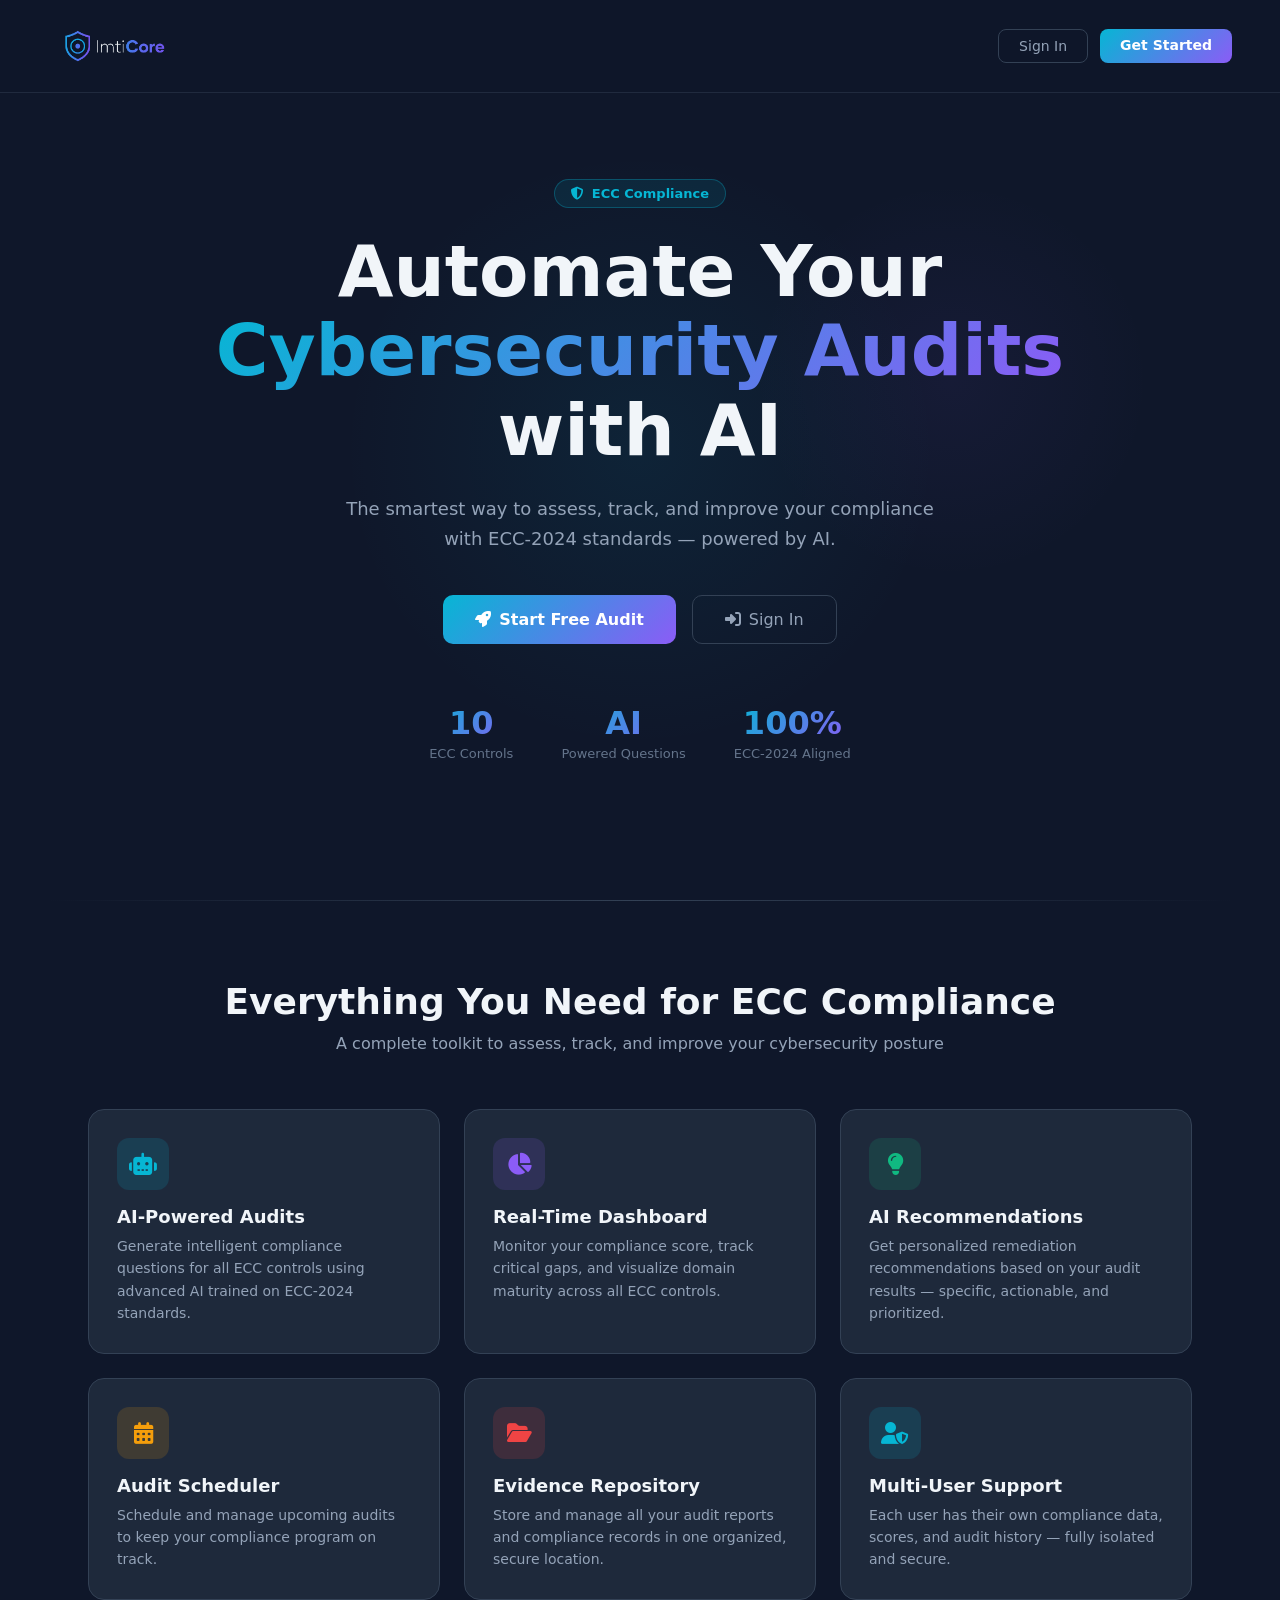
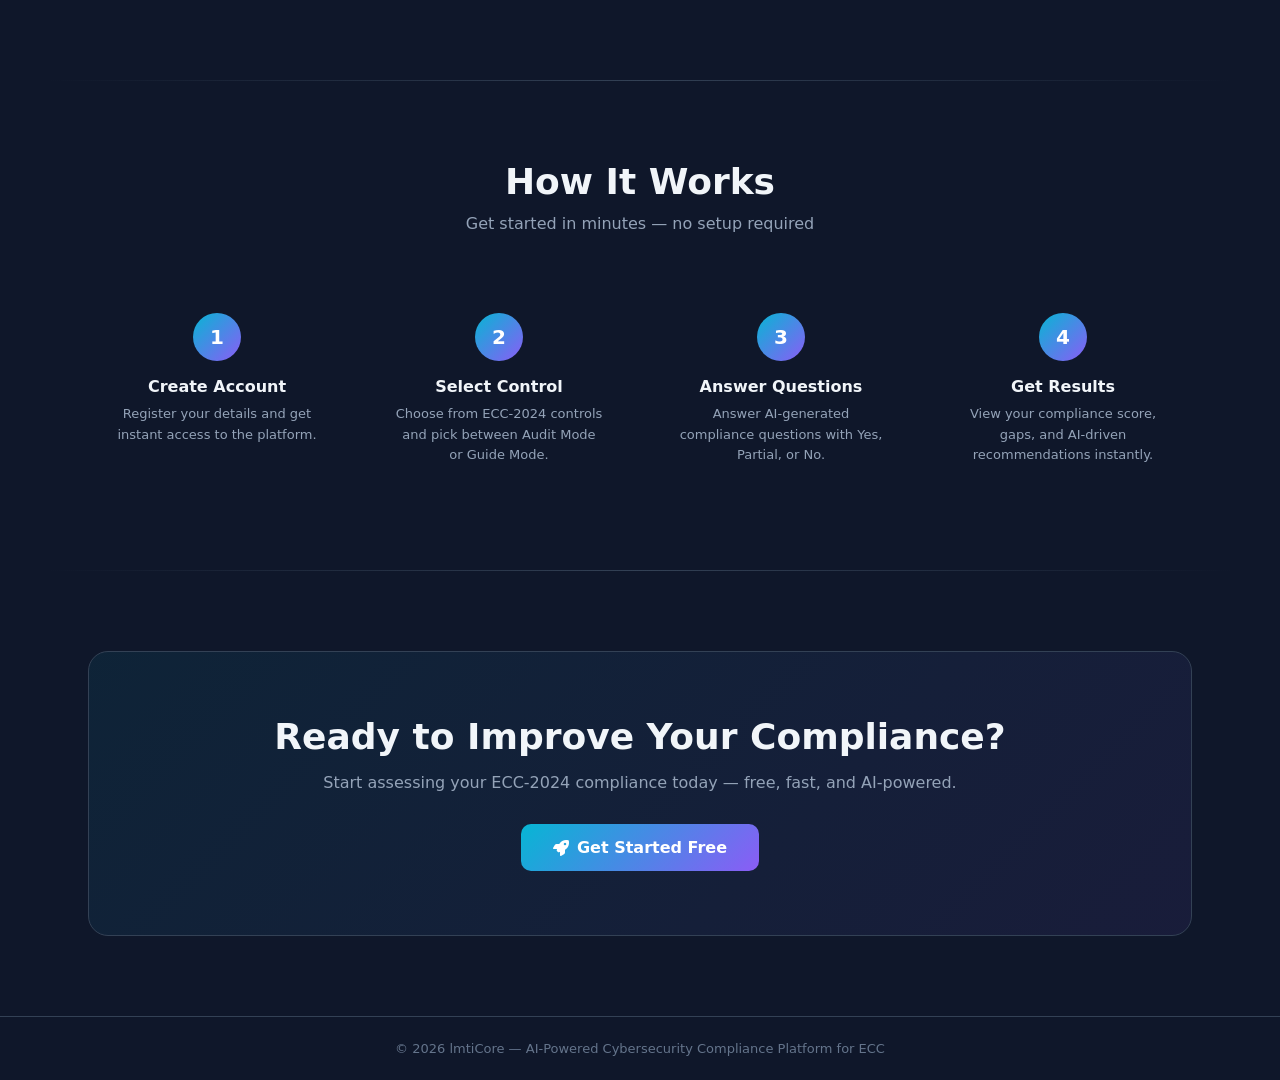
<file: frontend/landing.html>
<!DOCTYPE html>
<html lang="en">
<head>
    <meta charset="UTF-8">
    <meta name="viewport" content="width=device-width, initial-scale=1.0">
    <title>lmtiCore — AI-Powered Cybersecurity Compliance</title>
    <link rel="stylesheet" href="https://cdnjs.cloudflare.com/ajax/libs/font-awesome/6.4.0/css/all.min.css">
    <link rel="icon" type="image/png" sizes="32x32" href="Favicon.png">
    <style>
        :root {
            --accent-primary: #06b6d4;
            --accent-secondary: #8b5cf6;
            --accent-success: #10b981;
            --accent-danger: #ef4444;
            --bg-dark: #0f172a;
            --bg-card: #1e293b;
            --border-color: #334155;
            --text-primary: #f1f5f9;
            --text-secondary: #94a3b8;
            --text-muted: #64748b;
        }
        * { margin: 0; padding: 0; box-sizing: border-box; }
        body { background: var(--bg-dark); color: var(--text-primary); font-family: 'Segoe UI', system-ui, sans-serif; overflow-x: hidden; }
        nav { position: fixed; top: 0; left: 0; right: 0; z-index: 100; padding: 16px 48px; display: flex; align-items: center; justify-content: space-between; background: rgba(15,23,42,0.85); backdrop-filter: blur(12px); border-bottom: 1px solid rgba(51,65,85,0.5); }
        .nav-logo { display: flex; align-items: center; gap: 10px; text-decoration: none; }
        .nav-logo-icon { width: 36px; height: 36px; background: linear-gradient(135deg, var(--accent-primary), var(--accent-secondary)); border-radius: 8px; display: flex; align-items: center; justify-content: center; font-size: 16px; color: white; }
        .nav-logo h1 { font-size: 18px; font-weight: 700; color: var(--text-primary); }
        .nav-logo p { font-size: 11px; color: var(--text-muted); }
        .nav-btns { display: flex; gap: 12px; }
        .btn-outline { padding: 8px 20px; border: 1px solid var(--border-color); border-radius: 8px; color: var(--text-secondary); text-decoration: none; font-size: 14px; transition: all 0.2s; }
        .btn-outline:hover { border-color: var(--accent-primary); color: var(--accent-primary); }
        .btn-primary { padding: 8px 20px; background: linear-gradient(135deg, var(--accent-primary), var(--accent-secondary)); border-radius: 8px; color: white; text-decoration: none; font-size: 14px; font-weight: 600; transition: all 0.2s; }
        .btn-primary:hover { opacity: 0.9; transform: translateY(-1px); box-shadow: 0 4px 16px rgba(6,182,212,0.3); }
        .hero { min-height: 100vh; display: flex; align-items: center; justify-content: center; text-align: center; padding: 120px 24px 80px; position: relative; overflow: hidden; }
        .hero::before { content: ''; position: absolute; width: 600px; height: 600px; background: radial-gradient(circle, rgba(6,182,212,0.08), transparent 70%); top: 50%; left: 50%; transform: translate(-50%, -50%); pointer-events: none; }
        .hero::after { content: ''; position: absolute; width: 400px; height: 400px; background: radial-gradient(circle, rgba(139,92,246,0.06), transparent 70%); top: 20%; right: 10%; pointer-events: none; }
        .hero-badge { display: inline-flex; align-items: center; gap: 8px; background: rgba(6,182,212,0.1); border: 1px solid rgba(6,182,212,0.3); color: var(--accent-primary); padding: 6px 16px; border-radius: 20px; font-size: 13px; font-weight: 600; margin-bottom: 24px; }
        .hero h1 { font-size: clamp(36px, 6vw, 72px); font-weight: 800; line-height: 1.1; margin-bottom: 24px; }
        .hero h1 span { background: linear-gradient(135deg, var(--accent-primary), var(--accent-secondary)); -webkit-background-clip: text; -webkit-text-fill-color: transparent; }
        .hero p { font-size: 18px; color: var(--text-secondary); max-width: 600px; margin: 0 auto 40px; line-height: 1.7; }
        .hero-btns { display: flex; gap: 16px; justify-content: center; flex-wrap: wrap; margin-bottom: 60px; }
        .btn-hero-primary { padding: 14px 32px; background: linear-gradient(135deg, var(--accent-primary), var(--accent-secondary)); border-radius: 10px; color: white; text-decoration: none; font-size: 16px; font-weight: 600; transition: all 0.3s; display: flex; align-items: center; gap: 8px; }
        .btn-hero-primary:hover { transform: translateY(-2px); box-shadow: 0 8px 32px rgba(6,182,212,0.35); }
        .btn-hero-outline { padding: 14px 32px; border: 1px solid var(--border-color); border-radius: 10px; color: var(--text-secondary); text-decoration: none; font-size: 16px; transition: all 0.3s; display: flex; align-items: center; gap: 8px; }
        .btn-hero-outline:hover { border-color: var(--accent-primary); color: var(--accent-primary); }
        .hero-stats { display: flex; gap: 48px; justify-content: center; flex-wrap: wrap; }
        .hero-stat { text-align: center; }
        .hero-stat-value { font-size: 32px; font-weight: 800; background: linear-gradient(135deg, var(--accent-primary), var(--accent-secondary)); -webkit-background-clip: text; -webkit-text-fill-color: transparent; }
        .hero-stat-label { font-size: 13px; color: var(--text-muted); margin-top: 4px; }
        .section { padding: 80px 48px; max-width: 1200px; margin: 0 auto; }
        .section-title { text-align: center; margin-bottom: 56px; }
        .section-title h2 { font-size: 36px; font-weight: 700; margin-bottom: 12px; }
        .section-title p { color: var(--text-secondary); font-size: 16px; }
        .features-grid { display: grid; grid-template-columns: repeat(auto-fit, minmax(300px, 1fr)); gap: 24px; }
        .feature-card { background: var(--bg-card); border: 1px solid var(--border-color); border-radius: 16px; padding: 28px; transition: all 0.3s; }
        .feature-card:hover { border-color: rgba(6,182,212,0.4); box-shadow: 0 0 32px rgba(6,182,212,0.08); transform: translateY(-4px); }
        .feature-icon { width: 52px; height: 52px; border-radius: 12px; display: flex; align-items: center; justify-content: center; font-size: 22px; margin-bottom: 16px; }
        .feature-card h3 { font-size: 18px; font-weight: 600; margin-bottom: 8px; }
        .feature-card p { color: var(--text-secondary); font-size: 14px; line-height: 1.6; }
        .steps { display: grid; grid-template-columns: repeat(auto-fit, minmax(220px, 1fr)); gap: 24px; }
        .step { text-align: center; padding: 24px; }
        .step-num { width: 48px; height: 48px; background: linear-gradient(135deg, var(--accent-primary), var(--accent-secondary)); border-radius: 50%; display: flex; align-items: center; justify-content: center; font-size: 20px; font-weight: 800; color: white; margin: 0 auto 16px; }
        .step h3 { font-size: 16px; font-weight: 600; margin-bottom: 8px; }
        .step p { color: var(--text-secondary); font-size: 13px; line-height: 1.6; }
        .cta { background: linear-gradient(135deg, rgba(6,182,212,0.08), rgba(139,92,246,0.08)); border: 1px solid var(--border-color); border-radius: 20px; padding: 64px; text-align: center; margin: 0 48px 80px; }
        .cta h2 { font-size: 36px; font-weight: 700; margin-bottom: 16px; }
        .cta p { color: var(--text-secondary); font-size: 16px; margin-bottom: 32px; }
        footer { border-top: 1px solid var(--border-color); padding: 24px 48px; text-align: center; color: var(--text-muted); font-size: 13px; }
        .divider { height: 1px; background: linear-gradient(90deg, transparent, var(--border-color), transparent); margin: 0 48px; }
        @media (max-width: 768px) {
            nav { padding: 16px 20px; }
            .section { padding: 60px 20px; }
            .cta { margin: 0 20px 60px; padding: 40px 24px; }
            footer { padding: 24px 20px; }
        }
    </style>
</head>
<body>
<nav>
    <a href="landing.html" class="nav-logo" style="display:flex;align-items:center;">
        <img src="logo5.png" alt="ImtiCore" style="height:60px;width:auto;object-fit:contain;">
    </a>
    <div class="nav-btns">
        <a href="login.html" class="btn-outline">Sign In</a>
        <a href="register.html" class="btn-primary">Get Started</a>
    </div>
</nav>

<section class="hero">
    <div style="position:relative;z-index:1">
        <div class="hero-badge">
            <i class="fas fa-shield-halved"></i>
            ECC Compliance
        </div>
        <h1>Automate Your<br><span>Cybersecurity Audits</span><br>with AI</h1>
        <p>The smartest way to assess, track, and improve your compliance with ECC-2024 standards — powered by AI.</p>
        <div class="hero-btns">
            <a href="register.html" class="btn-hero-primary">
                <i class="fas fa-rocket"></i> Start Free Audit
            </a>
            <a href="login.html" class="btn-hero-outline">
                <i class="fas fa-sign-in-alt"></i> Sign In
            </a>
        </div>
        <div class="hero-stats">
            <div class="hero-stat">
                <div class="hero-stat-value">10</div>
                <div class="hero-stat-label">ECC Controls</div>
            </div>
            <div class="hero-stat">
                <div class="hero-stat-value">AI</div>
                <div class="hero-stat-label">Powered Questions</div>
            </div>
            <div class="hero-stat">
                <div class="hero-stat-value">100%</div>
                <div class="hero-stat-label">ECC-2024 Aligned</div>
            </div>
        </div>
    </div>
</section>

<div class="divider"></div>

<div class="section">
    <div class="section-title">
        <h2>Everything You Need for ECC Compliance</h2>
        <p>A complete toolkit to assess, track, and improve your cybersecurity posture</p>
    </div>
    <div class="features-grid">
        <div class="feature-card">
            <div class="feature-icon" style="background:rgba(6,182,212,.15);color:#06b6d4"><i class="fas fa-robot"></i></div>
            <h3>AI-Powered Audits</h3>
            <p>Generate intelligent compliance questions for all ECC controls using advanced AI trained on ECC-2024 standards.</p>
        </div>
        <div class="feature-card">
            <div class="feature-icon" style="background:rgba(139,92,246,.15);color:#8b5cf6"><i class="fas fa-chart-pie"></i></div>
            <h3>Real-Time Dashboard</h3>
            <p>Monitor your compliance score, track critical gaps, and visualize domain maturity across all ECC controls.</p>
        </div>
        <div class="feature-card">
            <div class="feature-icon" style="background:rgba(16,185,129,.15);color:#10b981"><i class="fas fa-lightbulb"></i></div>
            <h3>AI Recommendations</h3>
            <p>Get personalized remediation recommendations based on your audit results — specific, actionable, and prioritized.</p>
        </div>
        <div class="feature-card">
            <div class="feature-icon" style="background:rgba(245,158,11,.15);color:#f59e0b"><i class="fas fa-calendar-alt"></i></div>
            <h3>Audit Scheduler</h3>
            <p>Schedule and manage upcoming audits to keep your compliance program on track.</p>
        </div>
        <div class="feature-card">
            <div class="feature-icon" style="background:rgba(239,68,68,.15);color:#ef4444"><i class="fas fa-folder-open"></i></div>
            <h3>Evidence Repository</h3>
            <p>Store and manage all your audit reports and compliance records in one organized, secure location.</p>
        </div>
        <div class="feature-card">
            <div class="feature-icon" style="background:rgba(6,182,212,.15);color:#06b6d4"><i class="fas fa-user-shield"></i></div>
            <h3>Multi-User Support</h3>
            <p>Each user has their own compliance data, scores, and audit history — fully isolated and secure.</p>
        </div>
    </div>
</div>

<div class="divider"></div>

<div class="section">
    <div class="section-title">
        <h2>How It Works</h2>
        <p>Get started in minutes — no setup required</p>
    </div>
    <div class="steps">
        <div class="step">
            <div class="step-num">1</div>
            <h3>Create Account</h3>
            <p>Register your details and get instant access to the platform.</p>
        </div>
        <div class="step">
            <div class="step-num">2</div>
            <h3>Select Control</h3>
            <p>Choose from ECC-2024 controls and pick between Audit Mode or Guide Mode.</p>
        </div>
        <div class="step">
            <div class="step-num">3</div>
            <h3>Answer Questions</h3>
            <p>Answer AI-generated compliance questions with Yes, Partial, or No.</p>
        </div>
        <div class="step">
            <div class="step-num">4</div>
            <h3>Get Results</h3>
            <p>View your compliance score, gaps, and AI-driven recommendations instantly.</p>
        </div>
    </div>
</div>

<div class="divider"></div>

<div style="max-width:1200px;margin:80px auto 0">
    <div class="cta">
        <h2>Ready to Improve Your Compliance?</h2>
        <p>Start assessing your ECC-2024 compliance today — free, fast, and AI-powered.</p>
        <a href="register.html" class="btn-hero-primary" style="display:inline-flex">
            <i class="fas fa-rocket"></i> Get Started Free
        </a>
    </div>
</div>

<footer>
    <p>© 2026 lmtiCore — AI-Powered Cybersecurity Compliance Platform for ECC </p>
</footer>
</body>
</html>
</file>
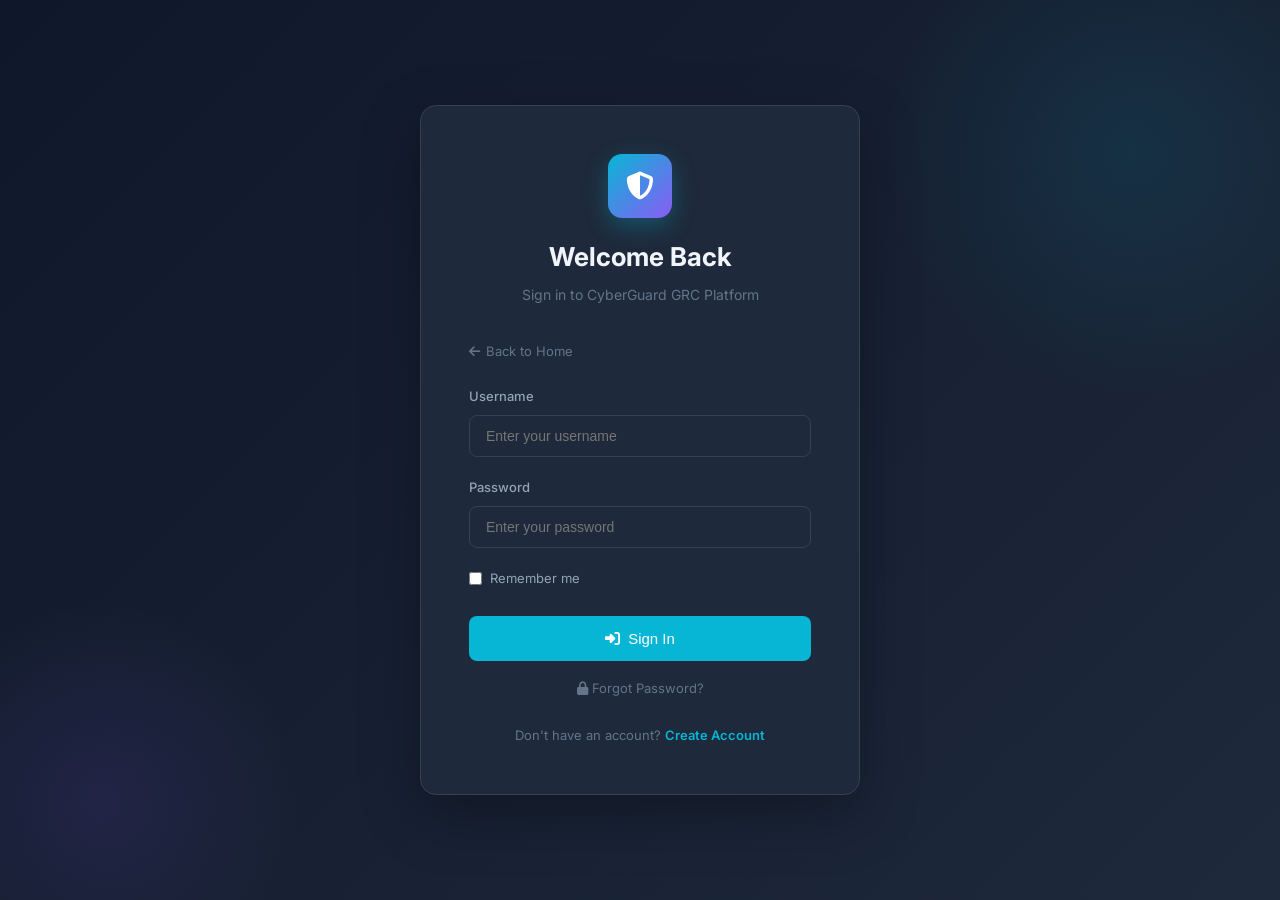
<file: frontend/login.html>
<!DOCTYPE html>
<html lang="en">
<head>
    <meta charset="UTF-8">
    <meta name="viewport" content="width=device-width, initial-scale=1.0">
    <title>Login - CyberGuard GRC Platform</title>
    <link rel="stylesheet" href="css/styles.css">
    <link rel="stylesheet" href="https://cdnjs.cloudflare.com/ajax/libs/font-awesome/6.4.0/css/all.min.css">
    <link rel="icon" type="image/png" sizes="32x32" href="Favicon.png">
    <style>
        .login-container{min-height:100vh;display:flex;align-items:center;justify-content:center;background:linear-gradient(135deg,#0f172a,#1e293b);position:relative;overflow:hidden;}
        .login-container::before{content:'';position:absolute;width:500px;height:500px;background:radial-gradient(circle,rgba(6,182,212,0.1),transparent 70%);top:-100px;right:-100px;}
        .login-container::after{content:'';position:absolute;width:400px;height:400px;background:radial-gradient(circle,rgba(139,92,246,0.1),transparent 70%);bottom:-100px;left:-100px;}
        .login-card{background:var(--bg-card);border:1px solid var(--border-color);border-radius:16px;padding:48px;width:100%;max-width:440px;box-shadow:0 20px 60px rgba(0,0,0,0.3);position:relative;z-index:1;}
        .login-logo{width:64px;height:64px;background:linear-gradient(135deg,var(--accent-primary),var(--accent-secondary));border-radius:14px;display:flex;align-items:center;justify-content:center;margin:0 auto 18px;box-shadow:0 8px 24px rgba(6,182,212,0.3);}
        .error-box{background:rgba(239,68,68,0.08);border:1px solid rgba(239,68,68,0.3);color:#ef4444;padding:12px 16px;border-radius:8px;margin-bottom:20px;font-size:13px;display:none;}
        .error-box.show{display:block;}
    </style>
</head>
<body>
    <div class="login-container">
        <div class="login-card">
            <div style="text-align:center;margin-bottom:32px;">
                <div class="login-logo"><i class="fas fa-shield-halved" style="font-size:28px;color:white;"></i></div>
                <h1 style="font-size:26px;font-weight:700;margin-bottom:6px;">Welcome Back</h1>
                <p style="font-size:14px;color:var(--text-muted);">Sign in to CyberGuard GRC Platform</p>
            </div>
            <div id="error-box" class="error-box"></div>
                        <a href="landing.html" style="display:inline-flex;align-items:center;gap:6px;color:var(--text-muted);text-decoration:none;font-size:13px;margin-bottom:24px">
                <i class="fas fa-arrow-left"></i> Back to Home
            </a>
            <form id="login-form">
                <div class="form-group">
                    <label class="form-label">Username</label>
                    <input type="text" id="username" class="form-input" placeholder="Enter your username" required autocomplete="username">
                </div>
                <div class="form-group">
                    <label class="form-label">Password</label>
                    <input type="password" id="password" class="form-input" placeholder="Enter your password" required autocomplete="current-password">
                </div>
                <div class="form-group" style="margin-bottom:28px;">
                    <label style="display:flex;align-items:center;gap:8px;cursor:pointer;">
                        <input type="checkbox" id="remember-me" style="accent-color:var(--accent-primary);">
                        <span style="font-size:13px;color:var(--text-secondary);">Remember me</span>
                    </label>
                </div>
                <button type="submit" class="btn btn-primary" style="width:100%;padding:14px;font-size:15px;">
                    <i class="fas fa-sign-in-alt"></i> Sign In
                </button>
                <div style="text-align:center;margin-top:14px;">
                    <a href="forgot-password.html" style="color:var(--text-muted);font-size:13px;text-decoration:none;">
                    <i class="fas fa-lock" style="margin-right:4px"></i>Forgot Password?
                    </a>
                </div
            </form>
            <div style="text-align:center;margin-top:24px;font-size:13px;color:var(--text-muted);">
                Don't have an account? <a href="register.html" style="color:var(--accent-primary);text-decoration:none;font-weight:600;">Create Account</a>
            </div>
        </div>
    </div>
    <div id="loader" class="loader"><div class="spinner"></div></div>
    <script>
        // Redirect if already logged in
        if (localStorage.getItem('authToken')) window.location.href = 'index.html';

        document.getElementById('login-form').addEventListener('submit', async (e) => {
            e.preventDefault();
            const errBox = document.getElementById('error-box');
            const loader = document.getElementById('loader');
            errBox.classList.remove('show');
            loader.classList.add('active');

            const formData = new FormData();
            formData.append('username', document.getElementById('username').value.trim());
            formData.append('password', document.getElementById('password').value);

            try {
                const res = await fetch('https://gradproject2026-production-821d.up.railway.app/api/auth/login', { method: 'POST', body: formData });
                if (res.ok) {
                    const data = await res.json();
                    localStorage.setItem('authToken', data.access_token);
                    localStorage.setItem('userInfo', JSON.stringify(data.user));
                    localStorage.setItem('user', JSON.stringify(data.user));
                    window.location.href = 'index.html';
                } else {
                    const err = await res.json();
                    errBox.textContent = err.detail || 'Invalid credentials. Please try again.';
                    errBox.classList.add('show');
                    document.getElementById('password').value = '';
                    document.getElementById('password').focus();
                }
            } catch (e) {
                errBox.textContent = 'Connection failed. Ensure the server is running.';
                errBox.classList.add('show');
            } finally {
                loader.classList.remove('active');
            }
        });
    </script>
</body>
</html>
</file>
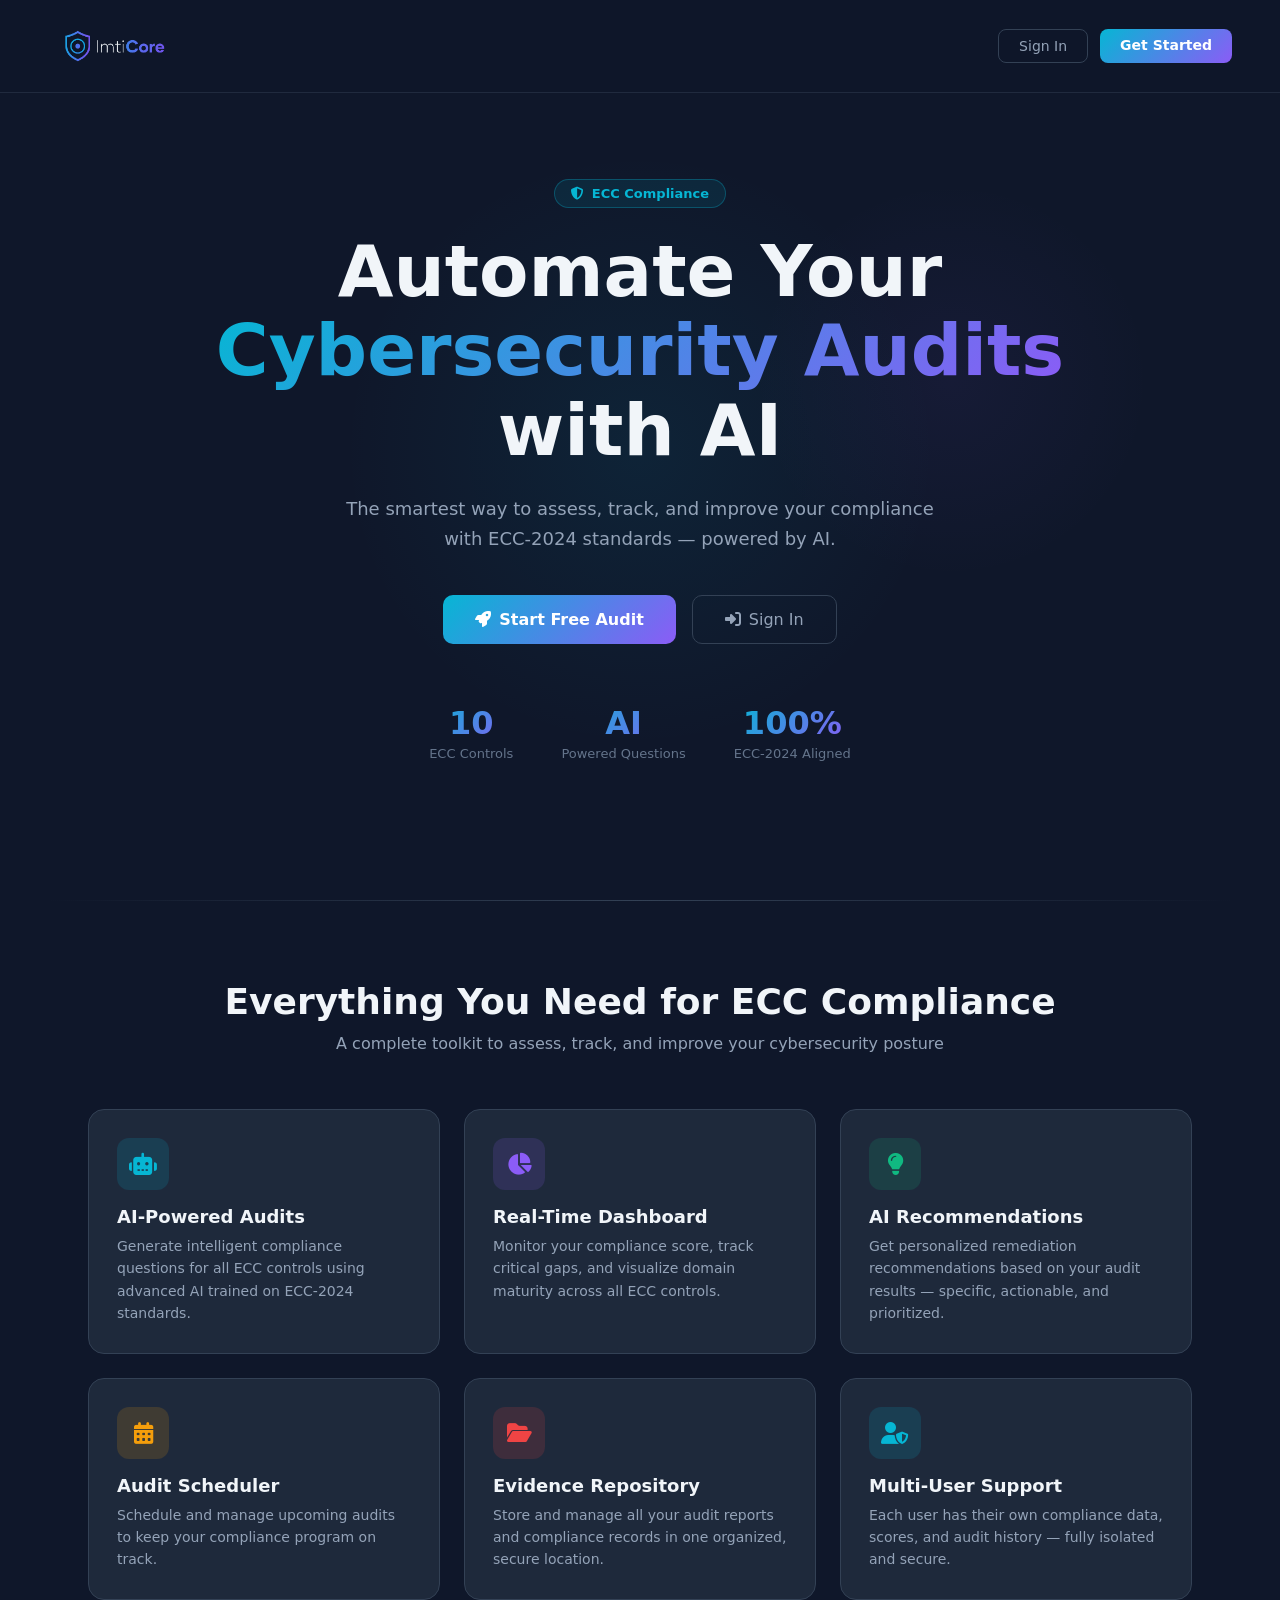
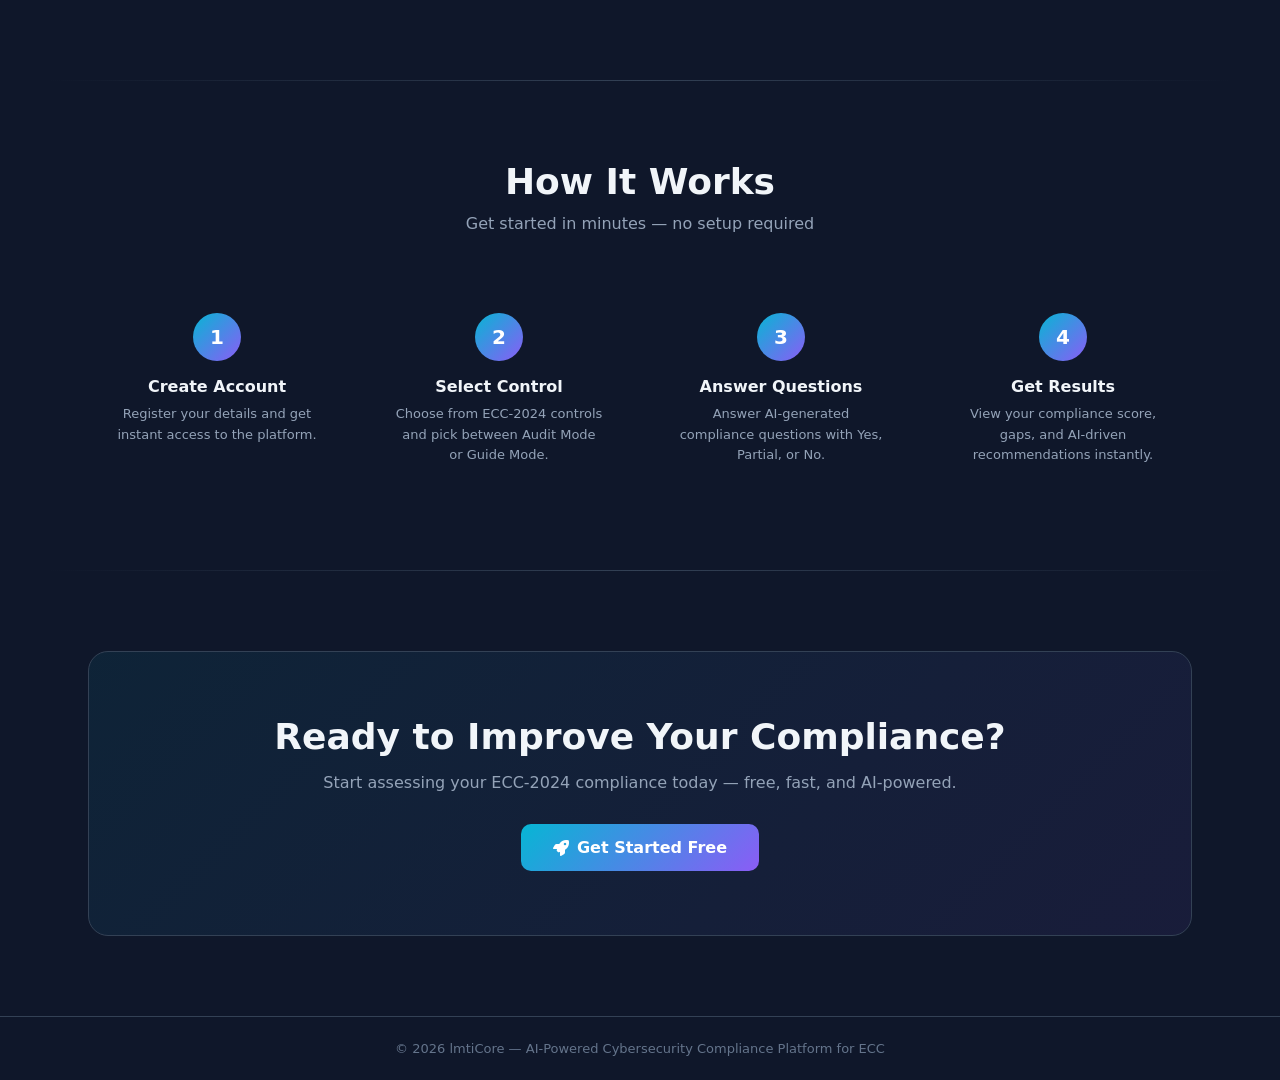
<file: frontend/profile.html>
<!DOCTYPE html>
<html lang="en">
<head>
    <meta charset="UTF-8"><meta name="viewport" content="width=device-width, initial-scale=1.0">
    <script>if (!localStorage.getItem('authToken')) { window.location.replace('landing.html'); }</script>
    <title>My Profile - lmtiCore</title>
    <link rel="stylesheet" href="css/styles.css">
    <link rel="stylesheet" href="https://cdnjs.cloudflare.com/ajax/libs/font-awesome/6.4.0/css/all.min.css">
    <link rel="icon" type="image/png" sizes="32x32" href="Favicon.png">
    <style>
        .profile-hero {
            background: linear-gradient(135deg, rgba(6,182,212,.08), rgba(139,92,246,.08));
            border: 1px solid var(--border-color);
            border-radius: 20px;
            padding: 40px;
            margin-bottom: 28px;
            position: relative;
            overflow: hidden;
        }
        .profile-hero::before {
            content: '';
            position: absolute;
            top: -80px; right: -80px;
            width: 280px; height: 280px;
            background: radial-gradient(circle, rgba(139,92,246,.1), transparent 70%);
            pointer-events: none;
        }
        .profile-hero::after {
            content: '';
            position: absolute;
            bottom: -60px; left: -60px;
            width: 200px; height: 200px;
            background: radial-gradient(circle, rgba(6,182,212,.08), transparent 70%);
            pointer-events: none;
        }
        .avatar-circle {
            width: 96px; height: 96px;
            border-radius: 50%;
            background: linear-gradient(135deg, var(--accent-primary), var(--accent-secondary));
            display: flex; align-items: center; justify-content: center;
            font-size: 36px; font-weight: 800; color: white;
            border: 3px solid rgba(6,182,212,.4);
            box-shadow: 0 0 30px rgba(6,182,212,.25);
            flex-shrink: 0;
        }
        .profile-card {
            background: var(--bg-card);
            border: 1px solid var(--border-color);
            border-radius: 16px;
            padding: 28px;
            margin-bottom: 20px;
            transition: all 0.3s ease;
        }
        .profile-card:hover {
            border-color: rgba(6,182,212,.25);
            box-shadow: 0 4px 24px rgba(6,182,212,.06);
        }
        .section-header {
            display: flex; align-items: center; gap: 12px;
            margin-bottom: 22px; padding-bottom: 16px;
            border-bottom: 1px solid var(--border-color);
        }
        .section-icon {
            width: 40px; height: 40px;
            border-radius: 10px;
            display: flex; align-items: center; justify-content: center;
            font-size: 16px; flex-shrink: 0;
        }
        .msg {
            padding: 12px 16px; border-radius: 10px;
            font-size: 13px; margin-bottom: 18px;
            display: none; align-items: center; gap: 8px;
        }
        .msg.show { display: flex; }
        .msg.success { background: rgba(16,185,129,.08); border: 1px solid rgba(16,185,129,.3); color: #10b981; }
        .msg.error { background: rgba(239,68,68,.08); border: 1px solid rgba(239,68,68,.3); color: #ef4444; }
        .info-grid { display: grid; grid-template-columns: 1fr 1fr; gap: 14px; }
        .info-box {
            background: var(--bg-secondary);
            border-radius: 12px; padding: 16px;
            border: 1px solid transparent; transition: 0.2s;
        }
        .info-box:hover { border-color: rgba(6,182,212,.2); }
        .info-label {
            font-size: 10px; color: var(--text-muted);
            text-transform: uppercase; letter-spacing: .8px;
            margin-bottom: 6px; font-weight: 600;
            display: flex; align-items: center; gap: 5px;
        }
        .info-value { font-size: 14px; font-weight: 500; color: var(--text-primary); }
        .pwd-strength { height: 4px; border-radius: 2px; margin-top: 8px; background: var(--bg-secondary); overflow: hidden; display: none; }
        .pwd-strength-bar { height: 100%; border-radius: 2px; transition: width .3s ease, background .3s ease; }
        .pwd-hint { font-size: 11px; margin-top: 4px; display: none; font-weight: 600; }
        .stat-badge {
            display: flex; align-items: center; gap: 8px;
            background: var(--bg-secondary);
            border: 1px solid var(--border-color);
            border-radius: 12px; padding: 12px 16px;
        }
        .stat-badge-icon {
            width: 36px; height: 36px; border-radius: 8px;
            display: flex; align-items: center; justify-content: center;
            font-size: 14px; flex-shrink: 0;
        }
    </style>
</head>
<body>
<div class="app-container">
    <aside class="sidebar">
        <div class="sidebar-header">
            <div class="sidebar-logo">
                <img src="logo5.png" alt="ImtiCore">
            </div>
        </div>
        <nav class="sidebar-nav">
            <a href="index.html" class="nav-item"><i class="fas fa-home"></i><span>Home</span></a>
            <a href="dashboard.html" class="nav-item"><i class="fas fa-chart-pie"></i><span>Dashboard</span></a>
            <a href="evidence.html" class="nav-item"><i class="fas fa-folder-open"></i><span>Evidence</span></a>
            <a href="chatbot.html" class="nav-item"><i class="fas fa-robot"></i><span>Chatbot</span></a>
            <a href="scheduler.html" class="nav-item"><i class="fas fa-calendar-alt"></i><span>Audit Scheduler</span></a>
        </nav>
        <div class="sidebar-footer">
            <div class="user-profile" style="cursor:pointer" onclick="window.location.href='profile.html'">
                <div class="user-avatar" id="user-initials">?</div>
                <div class="user-info">
                    <h4 id="user-name">Loading...</h4>
                    <p id="user-role">User</p>
                </div>
                <button onclick="event.stopPropagation();logout()" style="background:none;border:none;color:var(--text-muted);cursor:pointer;margin-left:auto" title="Logout">
                    <i class="fas fa-sign-out-alt"></i>
                </button>
            </div>
        </div>
    </aside>

    <main class="main-content">
        <div class="content-wrapper">
            <!-- Header -->
            <div style="margin-bottom:28px;display:flex;align-items:center;justify-content:space-between;flex-wrap:wrap;gap:12px">
                <div>
                    <h1 style="font-size:28px;font-weight:700;display:flex;align-items:center;gap:10px">
                        <i class="fas fa-user-circle" style="color:var(--accent-primary)"></i> My Profile
                    </h1>
                    <p style="color:var(--text-muted);font-size:14px;margin-top:4px">Manage your account information and security settings</p>
                </div>
                <a href="index.html" style="display:flex;align-items:center;gap:6px;color:var(--text-muted);text-decoration:none;font-size:13px;padding:9px 16px;border:1px solid var(--border-color);border-radius:10px;transition:0.2s"
                   onmouseover="this.style.borderColor='var(--accent-primary)';this.style.color='var(--accent-primary)'"
                   onmouseout="this.style.borderColor='var(--border-color)';this.style.color='var(--text-muted)'">
                    <i class="fas fa-arrow-left"></i> Back to Home
                </a>
            </div>

            <!-- Profile Hero -->
            <div class="profile-hero">
                <div style="display:flex;align-items:center;gap:28px;flex-wrap:wrap">
                    <div class="avatar-circle" id="profile-avatar">?</div>
                    <div style="flex:1;min-width:200px">
                        <h2 id="profile-fullname" style="font-size:26px;font-weight:800;margin-bottom:4px">Loading...</h2>
                        <p id="profile-username-display" style="color:var(--text-muted);font-size:14px;margin-bottom:14px">@username</p>
                        <div style="display:flex;gap:8px;flex-wrap:wrap">
                            <span id="profile-role-badge" style="background:rgba(6,182,212,.12);border:1px solid rgba(6,182,212,.25);color:#06b6d4;padding:5px 16px;border-radius:20px;font-size:12px;font-weight:700">
                                <i class="fas fa-user" style="margin-right:4px"></i>User
                            </span>
                            <span style="background:rgba(16,185,129,.12);border:1px solid rgba(16,185,129,.25);color:#10b981;padding:5px 16px;border-radius:20px;font-size:12px;font-weight:700">
                                <i class="fas fa-shield-halved" style="margin-right:4px"></i>lmtiCore
                            </span>
                            <span style="background:rgba(139,92,246,.12);border:1px solid rgba(139,92,246,.25);color:#8b5cf6;padding:5px 16px;border-radius:20px;font-size:12px;font-weight:700">
                                <i class="fas fa-circle-check" style="margin-right:4px"></i>Verified
                            </span>
                        </div>
                    </div>
                    <!-- Quick Stats -->
                    <div style="display:flex;gap:12px;flex-wrap:wrap">
                        <div class="stat-badge">
                            <div class="stat-badge-icon" style="background:rgba(6,182,212,.12);color:#06b6d4">
                                <i class="fas fa-calendar-check"></i>
                            </div>
                            <div>
                                <div style="font-size:10px;color:var(--text-muted);text-transform:uppercase;letter-spacing:.6px">Member Since</div>
                                <div style="font-size:14px;font-weight:700">2026</div>
                            </div>
                        </div>
                        <div class="stat-badge">
                            <div class="stat-badge-icon" style="background:rgba(139,92,246,.12);color:#8b5cf6">
                                <i class="fas fa-chart-line"></i>
                            </div>
                            <div>
                                <div style="font-size:10px;color:var(--text-muted);text-transform:uppercase;letter-spacing:.6px">Platform</div>
                                <div style="font-size:14px;font-weight:700">lmtiCore</div>
                            </div>
                        </div>
                    </div>
                </div>
            </div>

            <div style="display:grid;grid-template-columns:1fr 1fr;gap:20px">
                <!-- Account Info -->
                <div class="profile-card">
                    <div class="section-header">
                        <div class="section-icon" style="background:rgba(6,182,212,.12);color:#06b6d4">
                            <i class="fas fa-id-card"></i>
                        </div>
                        <div>
                            <h3 style="font-size:15px;font-weight:700">Account Information</h3>
                            <p style="font-size:12px;color:var(--text-muted)">Your current account details</p>
                        </div>
                    </div>
                    <div class="info-grid">
                        <div class="info-box">
                            <div class="info-label"><i class="fas fa-user"></i> Full Name</div>
                            <div class="info-value" id="info-name">—</div>
                        </div>
                        <div class="info-box">
                            <div class="info-label"><i class="fas fa-at"></i> Username</div>
                            <div class="info-value" id="info-username">—</div>
                        </div>
                        <div class="info-box" style="grid-column:1/-1">
                            <div class="info-label"><i class="fas fa-envelope"></i> Email Address</div>
                            <div class="info-value" id="info-email">—</div>
                        </div>
                        <div class="info-box">
                            <div class="info-label"><i class="fas fa-shield"></i> Role</div>
                            <div class="info-value" id="info-role">—</div>
                        </div>
                        <div class="info-box">
                            <div class="info-label"><i class="fas fa-circle-check"></i> Status</div>
                            <div class="info-value" style="color:#10b981">
                                <i class="fas fa-check-circle" style="margin-right:4px"></i>Active
                            </div>
                        </div>
                    </div>
                </div>

                <!-- Edit Name -->
                <div class="profile-card">
                    <div class="section-header">
                        <div class="section-icon" style="background:rgba(139,92,246,.12);color:#8b5cf6">
                            <i class="fas fa-user-pen"></i>
                        </div>
                        <div>
                            <h3 style="font-size:15px;font-weight:700">Edit Display Name</h3>
                            <p style="font-size:12px;color:var(--text-muted)">Update how your name appears</p>
                        </div>
                    </div>
                    <div id="name-msg" class="msg"></div>
                    <div class="form-group">
                        <label class="form-label">Full Name</label>
                        <input type="text" id="new-name" class="form-input" placeholder="e.g. Ahmed Al-Rashidi">
                    </div>
                    <button onclick="updateName()" class="btn btn-primary" style="width:100%;padding:12px;background:linear-gradient(135deg,var(--accent-primary),var(--accent-secondary))">
                        <i class="fas fa-save" style="margin-right:6px"></i> Save Changes
                    </button>
                </div>
            <!-- Change Email -->
            <div class="profile-card">
                <div class="section-header">
                    <div class="section-icon" style="background:rgba(6,182,212,.12);color:#06b6d4">
                        <i class="fas fa-envelope"></i>
                    </div>
                    <div>
                        <h3 style="font-size:15px;font-weight:700">Change Email</h3>
                        <p style="font-size:12px;color:var(--text-muted)">Verify your new email with OTP</p>
                    </div>
                </div>
                <div id="email-msg" class="msg"></div>
                <div id="email-step-1">
                    <div class="form-group">
                        <label class="form-label">New Email Address</label>
                        <input type="email" id="new-email" class="form-input" placeholder="e.g. ahmed@company.com">
                    </div>
                    <div class="form-group">
                        <label class="form-label">Current Password</label>
                        <input type="password" id="email-pwd" class="form-input" placeholder="Enter current password">
                    </div>
                    <button onclick="sendEmailOTP()" class="btn btn-primary" style="width:100%;padding:12px;background:linear-gradient(135deg,#06b6d4,#0891b2)">
                        <i class="fas fa-paper-plane" style="margin-right:6px"></i> Send Verification Code
                    </button>
                </div>
                <div id="email-step-2" style="display:none">
                    <p style="font-size:13px;color:var(--text-muted);margin-bottom:16px">
                        <i class="fas fa-envelope-open" style="color:#06b6d4;margin-right:6px"></i>
                        OTP sent to <strong id="email-otp-target"></strong>
                    </p>
                    <div class="form-group">
                        <label class="form-label">Verification Code</label>
                        <input type="text" id="email-otp" class="form-input" placeholder="Enter 6-digit code" maxlength="6">
                    </div>
                    <div style="display:flex;gap:10px">
                        <button onclick="confirmEmailChange()" class="btn btn-primary" style="flex:1;padding:12px;background:linear-gradient(135deg,#10b981,#059669)">
                            <i class="fas fa-check" style="margin-right:6px"></i> Confirm
                        </button>
                        <button onclick="resetEmailForm()" style="padding:12px 16px;border:1px solid var(--border-color);background:transparent;color:var(--text-muted);border-radius:8px;cursor:pointer">
                            Cancel
                        </button>
                    </div>
                </div>
    </div>                <!-- Change Password -->
                <div class="profile-card" style="grid-column:1/-1">
                    <div class="section-header">
                        <div class="section-icon" style="background:rgba(239,68,68,.12);color:#ef4444">
                            <i class="fas fa-lock"></i>
                        </div>
                        <div>
                            <h3 style="font-size:15px;font-weight:700">Change Password</h3>
                            <p style="font-size:12px;color:var(--text-muted)">Keep your account secure with a strong password</p>
                        </div>
                    </div>
                    <div id="pwd-msg" class="msg"></div>
                    <div style="display:grid;grid-template-columns:1fr 1fr 1fr;gap:16px">
                        <div class="form-group" style="margin:0">
                            <label class="form-label">Current Password</label>
                            <input type="password" id="current-pwd" class="form-input" placeholder="Enter current password">
                        </div>
                        <div class="form-group" style="margin:0">
                            <label class="form-label">New Password</label>
                            <input type="password" id="new-pwd" class="form-input" placeholder="Min 8 chars" oninput="checkPwdStrength(this.value)">
                            <div class="pwd-strength" id="pwd-strength-bar"><div class="pwd-strength-bar" id="pwd-bar"></div></div>
                            <div class="pwd-hint" id="pwd-hint"></div>
                        </div>
                        <div class="form-group" style="margin:0">
                            <label class="form-label">Confirm Password</label>
                            <input type="password" id="confirm-pwd" class="form-input" placeholder="Repeat new password">
                        </div>
                    </div>
                    <button onclick="updatePassword()" class="btn btn-primary" style="margin-top:20px;padding:12px 28px;background:linear-gradient(135deg,#ef4444,#dc2626)">
                        <i class="fas fa-key" style="margin-right:6px"></i> Update Password
                    </button>
                </div>
            </div>
        </div>
    </main>
</div>
<div id="loader" class="loader"><div class="spinner"></div></div>
<script src="js/api.js"></script>
<script>
document.addEventListener('DOMContentLoaded', () => {
    loadUserToSidebar();
    const user = getCurrentUserLocal();
    if (!user || !user.full_name) return;
    const parts = user.full_name.trim().split(' ');
    const initials = parts.length >= 2 ? (parts[0][0] + parts[parts.length-1][0]).toUpperCase() : user.full_name.substring(0,2).toUpperCase();
    document.getElementById('profile-avatar').textContent = initials;
    document.getElementById('profile-fullname').textContent = user.full_name;
    document.getElementById('profile-username-display').textContent = '@' + (user.username || '');
    document.getElementById('profile-role-badge').innerHTML = `<i class="fas fa-user" style="margin-right:4px"></i>${user.role || 'User'}`;
    document.getElementById('info-name').textContent = user.full_name;
    document.getElementById('info-username').textContent = '@' + (user.username || '');
    document.getElementById('info-email').textContent = user.email || '—';
    document.getElementById('info-role').textContent = user.role || 'User';
    document.getElementById('new-name').value = user.full_name;
});

function showMsg(id, type, text) {
    const el = document.getElementById(id);
    el.className = `msg ${type} show`;
    el.innerHTML = `<i class="fas fa-${type === 'success' ? 'check-circle' : 'exclamation-circle'}"></i> ${text}`;
    setTimeout(() => el.classList.remove('show'), 4000);
}

async function updateName() {
    const name = document.getElementById('new-name').value.trim();
    if (!name) { showMsg('name-msg', 'error', 'Please enter a name.'); return; }
    try {
        const res = await apiRequest('/profile/update', { method: 'POST', body: JSON.stringify({ full_name: name }) });
        const user = getCurrentUserLocal();
        user.full_name = res.user.full_name;
        localStorage.setItem('userInfo', JSON.stringify(user));
        localStorage.setItem('user', JSON.stringify(user));
        const parts = name.trim().split(' ');
        const initials = parts.length >= 2 ? (parts[0][0]+parts[parts.length-1][0]).toUpperCase() : name.substring(0,2).toUpperCase();
        document.getElementById('profile-avatar').textContent = initials;
        document.getElementById('profile-fullname').textContent = name;
        document.getElementById('info-name').textContent = name;
        document.getElementById('user-name').textContent = name;
        document.getElementById('user-initials').textContent = initials;
        showMsg('name-msg', 'success', 'Name updated successfully!');
    } catch(e) {
        showMsg('name-msg', 'error', e.message || 'Failed to update name.');
    }
}

async function sendEmailOTP() {
    const email = document.getElementById('new-email').value.trim();
    const pwd = document.getElementById('email-pwd').value;
    if (!email || !pwd) { showMsg('email-msg', 'error', 'Please fill all fields.'); return; }
    try {
        await apiRequest('/profile/change-email', { method: 'POST', body: JSON.stringify({ new_email: email, current_password: pwd }) });
        document.getElementById('email-otp-target').textContent = email;
        document.getElementById('email-step-1').style.display = 'none';
        document.getElementById('email-step-2').style.display = 'block';
        showMsg('email-msg', 'success', 'OTP sent! Check your email.');
    } catch(e) {
        showMsg('email-msg', 'error', e.message || 'Failed to send OTP.');
    }
}

async function confirmEmailChange() {
    const email = document.getElementById('new-email').value.trim();
    const otp = document.getElementById('email-otp').value.trim();
    if (!otp) { showMsg('email-msg', 'error', 'Please enter the OTP.'); return; }
    try {
        await apiRequest('/profile/confirm-email-change', { method: 'POST', body: JSON.stringify({ new_email: email, otp: otp }) });
        const user = getCurrentUserLocal();
        user.email = email;
        localStorage.setItem('userInfo', JSON.stringify(user));
        localStorage.setItem('user', JSON.stringify(user));
        document.getElementById('info-email').textContent = email;
        resetEmailForm();
        showMsg('email-msg', 'success', 'Email updated successfully!');
    } catch(e) {
        showMsg('email-msg', 'error', e.message || 'Invalid OTP.');
    }
}

function resetEmailForm() {
    document.getElementById('email-step-1').style.display = 'block';
    document.getElementById('email-step-2').style.display = 'none';
    document.getElementById('new-email').value = '';
    document.getElementById('email-pwd').value = '';
    document.getElementById('email-otp').value = '';
}
    
async function updatePassword() {
    const cur = document.getElementById('current-pwd').value;
    const nw = document.getElementById('new-pwd').value;
    const cf = document.getElementById('confirm-pwd').value;
    if (!cur || !nw || !cf) { showMsg('pwd-msg', 'error', 'Please fill all fields.'); return; }
    if (nw !== cf) { showMsg('pwd-msg', 'error', 'New passwords do not match.'); return; }
    try {
        await apiRequest('/profile/update', { method: 'POST', body: JSON.stringify({ current_password: cur, new_password: nw }) });
        showMsg('pwd-msg', 'success', 'Password updated successfully!');
        document.getElementById('current-pwd').value = '';
        document.getElementById('new-pwd').value = '';
        document.getElementById('confirm-pwd').value = '';
        document.getElementById('pwd-strength-bar').style.display = 'none';
        document.getElementById('pwd-hint').style.display = 'none';
    } catch(e) {
        showMsg('pwd-msg', 'error', e.message || 'Failed to update password.');
    }
}

function checkPwdStrength(val) {
    const bar = document.getElementById('pwd-bar');
    const hint = document.getElementById('pwd-hint');
    const strengthBar = document.getElementById('pwd-strength-bar');
    if (!val) { strengthBar.style.display = 'none'; hint.style.display = 'none'; return; }
    strengthBar.style.display = 'block';
    hint.style.display = 'block';
    let score = 0;
    if (val.length >= 8) score++;
    if (/[A-Z]/.test(val)) score++;
    if (/[0-9]/.test(val)) score++;
    if (/[@$!%*?&#]/.test(val)) score++;
    const levels = [
        { w: '25%', color: '#ef4444', text: 'Weak' },
        { w: '50%', color: '#f59e0b', text: 'Fair' },
        { w: '75%', color: '#06b6d4', text: 'Good' },
        { w: '100%', color: '#10b981', text: 'Strong' }
    ];
    const l = levels[Math.max(0, score-1)];
    bar.style.width = l.w;
    bar.style.background = l.color;
    hint.textContent = l.text;
    hint.style.color = l.color;
}
</script>
</body>
</html>
</file>
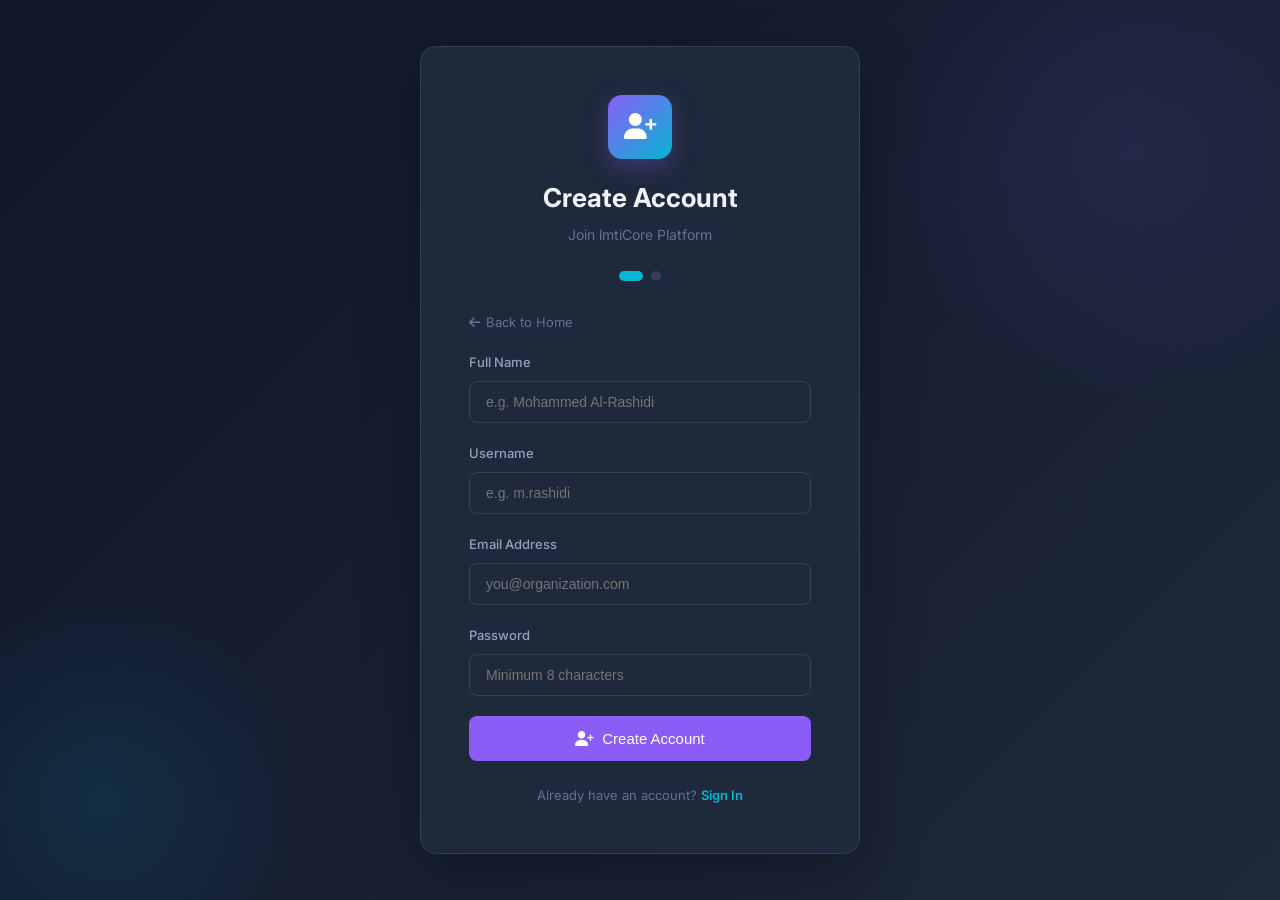
<file: frontend/register.html>
<!DOCTYPE html>
<html lang="en">
<head>
    <meta charset="UTF-8">
    <meta name="viewport" content="width=device-width, initial-scale=1.0">
    <title>Register - lmtiCore</title>
    <link rel="stylesheet" href="css/styles.css">
    <link rel="stylesheet" href="https://cdnjs.cloudflare.com/ajax/libs/font-awesome/6.4.0/css/all.min.css">
    <link rel="icon" type="image/png" sizes="32x32" href="Favicon.png">
    <style>
        .register-container{min-height:100vh;display:flex;align-items:center;justify-content:center;background:linear-gradient(135deg,#0f172a,#1e293b);position:relative;overflow:hidden;}
        .register-container::before{content:'';position:absolute;width:500px;height:500px;background:radial-gradient(circle,rgba(139,92,246,0.1),transparent 70%);top:-100px;right:-100px;}
        .register-container::after{content:'';position:absolute;width:400px;height:400px;background:radial-gradient(circle,rgba(6,182,212,0.1),transparent 70%);bottom:-100px;left:-100px;}
        .register-card{background:var(--bg-card);border:1px solid var(--border-color);border-radius:16px;padding:48px;width:100%;max-width:440px;box-shadow:0 20px 60px rgba(0,0,0,0.3);position:relative;z-index:1;}
        .register-logo{width:64px;height:64px;background:linear-gradient(135deg,var(--accent-secondary),var(--accent-primary));border-radius:14px;display:flex;align-items:center;justify-content:center;margin:0 auto 18px;box-shadow:0 8px 24px rgba(139,92,246,0.3);}
        .error-box{background:rgba(239,68,68,0.08);border:1px solid rgba(239,68,68,0.3);color:#ef4444;padding:12px 16px;border-radius:8px;margin-bottom:16px;font-size:13px;display:none;}
        .error-box.show{display:block;}
        .success-box{background:rgba(16,185,129,0.08);border:1px solid rgba(16,185,129,0.3);color:#10b981;padding:12px 16px;border-radius:8px;margin-bottom:16px;font-size:13px;display:none;}
        .success-box.show{display:block;}
        .step{display:none;}.step.active{display:block;}
        .otp-inputs{display:flex;gap:10px;justify-content:center;margin:20px 0;}
        .otp-inputs input{width:50px;height:56px;text-align:center;font-size:22px;font-weight:700;background:#0b0f1a;border:2px solid var(--border-color);border-radius:10px;color:white;outline:none;transition:0.2s;}
        .otp-inputs input:focus{border-color:var(--accent-primary);}
        .step-indicator{display:flex;align-items:center;justify-content:center;gap:8px;margin-bottom:28px;}
        .step-dot{width:10px;height:10px;border-radius:50%;background:var(--border-color);transition:0.3s;}
        .step-dot.active{background:var(--accent-primary);width:24px;border-radius:5px;}
        .field-error{color:#ef4444;font-size:12px;margin-top:4px;display:flex;align-items:center;gap:4px;}
        .field-success{color:#10b981;font-size:12px;margin-top:4px;display:flex;align-items:center;gap:4px;}
    </style>
</head>
<body>
    <div class="register-container">
        <div class="register-card">
            <div style="text-align:center;margin-bottom:24px;">
                <div class="register-logo"><i class="fas fa-user-plus" style="font-size:26px;color:white;"></i></div>
                <h1 style="font-size:26px;font-weight:700;margin-bottom:6px;">Create Account</h1>
                <p style="font-size:14px;color:var(--text-muted);">Join lmtiCore Platform</p>
            </div>
            <div class="step-indicator">
                <div class="step-dot active" id="dot1"></div>
                <div class="step-dot" id="dot2"></div>
            </div>
            <div id="error-box" class="error-box"></div>
            <div id="success-box" class="success-box"></div>
            <div class="step active" id="step1">
                <a href="landing.html" style="display:inline-flex;align-items:center;gap:6px;color:var(--text-muted);text-decoration:none;font-size:13px;margin-bottom:20px">
                    <i class="fas fa-arrow-left"></i> Back to Home
                </a>
                <form id="registerForm">
                    <div class="form-group">
                        <label class="form-label">Full Name</label>
                        <input type="text" id="full_name" class="form-input" placeholder="e.g. Mohammed Al-Rashidi" required>
                    </div>
                    <div class="form-group">
                        <label class="form-label">Username</label>
                        <input type="text" id="username" class="form-input" placeholder="e.g. m.rashidi" required>
                    </div>
                    <div class="form-group">
                        <label class="form-label">Email Address</label>
                        <input type="email" id="email" class="form-input" placeholder="you@organization.com" required>
                    </div>
                    <div class="form-group">
                        <label class="form-label">Password</label>
                        <input type="password" id="password" class="form-input" placeholder="Minimum 8 characters" required>
                    </div>
                    <button type="submit" class="btn btn-primary" style="width:100%;padding:14px;font-size:15px;background:var(--accent-secondary);">
                        <i class="fas fa-user-plus"></i> Create Account
                    </button>
                </form>
                <div style="text-align:center;margin-top:24px;font-size:13px;color:var(--text-muted);">
                    Already have an account? <a href="login.html" style="color:var(--accent-primary);text-decoration:none;font-weight:600;">Sign In</a>
                </div>
            </div>
            <div class="step" id="step2">
                <div style="text-align:center;margin-bottom:20px;">
                    <div style="width:56px;height:56px;background:rgba(6,182,212,0.1);border:2px solid rgba(6,182,212,0.3);border-radius:50%;display:flex;align-items:center;justify-content:center;margin:0 auto 14px;">
                        <i class="fas fa-envelope" style="color:var(--accent-primary);font-size:22px;"></i>
                    </div>
                    <h3 style="font-size:18px;font-weight:700;margin-bottom:6px;">Verify Your Email</h3>
                    <p style="font-size:13px;color:var(--text-muted);">We sent a 6-digit code to<br><strong id="otp-email-display" style="color:var(--accent-primary)"></strong></p>
                </div>
                <div class="otp-inputs">
                    <input type="text" maxlength="1" class="otp-digit" id="otp1">
                    <input type="text" maxlength="1" class="otp-digit" id="otp2">
                    <input type="text" maxlength="1" class="otp-digit" id="otp3">
                    <input type="text" maxlength="1" class="otp-digit" id="otp4">
                    <input type="text" maxlength="1" class="otp-digit" id="otp5">
                    <input type="text" maxlength="1" class="otp-digit" id="otp6">
                </div>
                <button onclick="verifyOTP()" class="btn btn-primary" style="width:100%;padding:14px;font-size:15px;margin-top:8px;">
                    <i class="fas fa-check-circle"></i> Verify & Complete Registration
                </button>
                <div style="text-align:center;margin-top:16px;font-size:13px;color:var(--text-muted);">
                    Didn't receive the code? <a href="#" onclick="resendOTP()" style="color:var(--accent-primary);text-decoration:none;font-weight:600;">Resend</a>
                </div>
            </div>
        </div>
    </div>
    <div id="loader" class="loader"><div class="spinner"></div></div>
    <script src="js/api.js"></script>
    <script>
        if (localStorage.getItem('authToken')) window.location.href = 'index.html';
        const API = 'https://gradproject2026-production-821d.up.railway.app';
        let pendingData = null;

        function showError(msg) {
            const el = document.getElementById('error-box');
            el.innerHTML = '<i class="fas fa-exclamation-circle" style="margin-right:6px"></i>' + msg;
            el.classList.add('show');
            document.getElementById('success-box').classList.remove('show');
        }
        function showSuccess(msg) {
            const el = document.getElementById('success-box');
            el.textContent = msg; el.classList.add('show');
            document.getElementById('error-box').classList.remove('show');
        }
        function goToStep(n) {
            document.querySelectorAll('.step').forEach((s,i) => s.classList.toggle('active', i===n-1));
            document.querySelectorAll('.step-dot').forEach((d,i) => d.classList.toggle('active', i===n-1));
            document.getElementById('error-box').classList.remove('show');
            document.getElementById('success-box').classList.remove('show');
        }

        // ── Validation functions ──
        function validateFullName(v) {
            if (!v) return 'Full name is required.';
            if (v.length < 2) return 'Name must be at least 2 characters.';
            if (!/^[A-Za-z\s]+$/.test(v)) return 'Full name must contain English letters only. Arabic is not allowed.';
            return '';
        }
        function validateUsername(v) {
            if (!v) return 'Username is required.';
            if (v.length < 3) return 'Username must be at least 3 characters.';
            if (!/^[a-zA-Z0-9._]+$/.test(v)) return 'Only English letters, numbers, dots and underscores allowed.';
            if (!/[a-zA-Z]/.test(v)) return 'Username must contain at least one English letter, not numbers only.';
            return '';
        }
        function validateEmail(v) {
            if (!v) return 'Email is required.';
            if (!/^[^\s@]+@[^\s@]+\.[^\s@]+$/.test(v)) return 'Please enter a valid email address.';
            return '';
        }
        function validatePassword(v) {
            if (!v) return 'Password is required.';
            if (v.length < 8) return 'Password must be at least 8 characters.';
            if (!/[A-Z]/.test(v)) return 'Must contain at least one uppercase letter (A-Z).';
            if (!/[a-z]/.test(v)) return 'Must contain at least one lowercase letter (a-z).';
            if (!/\d/.test(v)) return 'Must contain at least one number (0-9).';
            if (!/[@$!%*?&#]/.test(v)) return 'Must contain at least one special character (@$!%*?&#).';
            return '';
        }

        function setFieldState(id, errMsg) {
            const input = document.getElementById(id);
            const parent = input.parentElement;
            const existing = parent.querySelector('.field-error, .field-success');
            if (existing) existing.remove();
            if (errMsg) {
                input.style.borderColor = '#ef4444';
                const err = document.createElement('div');
                err.className = 'field-error';
                err.innerHTML = `<i class="fas fa-exclamation-circle"></i> ${errMsg}`;
                parent.appendChild(err);
            } else if (input.value) {
                input.style.borderColor = '#10b981';
                const ok = document.createElement('div');
                ok.className = 'field-success';
                ok.innerHTML = `<i class="fas fa-check-circle"></i> Looks good!`;
                parent.appendChild(ok);
            }
        }

        // ── Password strength bar ──
        function updatePasswordStrength(v) {
            let score = 0;
            if (v.length >= 8) score++;
            if (/[A-Z]/.test(v)) score++;
            if (/[a-z]/.test(v)) score++;
            if (/\d/.test(v)) score++;
            if (/[@$!%*?&#]/.test(v)) score++;
            const colors = ['#ef4444','#f59e0b','#f59e0b','#06b6d4','#10b981'];
            const labels = ['Very Weak','Weak','Fair','Good','Strong'];
            const pwdParent = document.getElementById('password').parentElement;
            let bar = document.getElementById('pwd-strength-bar');
            if (!bar) {
                bar = document.createElement('div');
                bar.id = 'pwd-strength-bar';
                bar.style = 'margin-top:6px;height:4px;background:#1e293b;border-radius:2px;overflow:hidden;';
                bar.innerHTML = '<div id="pwd-bar-fill" style="height:100%;border-radius:2px;transition:all 0.3s;width:0%"></div>';
                const hint = document.createElement('div');
                hint.id = 'pwd-hint';
                hint.style = 'font-size:11px;margin-top:4px;font-weight:600;';
                pwdParent.appendChild(bar);
                pwdParent.appendChild(hint);
            }
            if (v) {
                document.getElementById('pwd-bar-fill').style.width = (score * 20) + '%';
                document.getElementById('pwd-bar-fill').style.background = colors[score-1] || '#ef4444';
                document.getElementById('pwd-hint').style.color = colors[score-1] || '#ef4444';
                document.getElementById('pwd-hint').textContent = labels[score-1] || 'Very Weak';
            } else {
                document.getElementById('pwd-bar-fill').style.width = '0%';
                document.getElementById('pwd-hint').textContent = '';
            }
        }

        // ── Live validation listeners ──
        document.getElementById('full_name').addEventListener('blur', function() {
            setFieldState('full_name', validateFullName(this.value.trim()));
        });
        document.getElementById('username').addEventListener('blur', function() {
            setFieldState('username', validateUsername(this.value.trim()));
        });
        document.getElementById('email').addEventListener('blur', function() {
            setFieldState('email', validateEmail(this.value.trim()));
        });
        document.getElementById('password').addEventListener('input', function() {
            setFieldState('password', validatePassword(this.value));
            updatePasswordStrength(this.value);
        });

        // ── Form submit ──
        document.getElementById('registerForm').addEventListener('submit', async (e) => {
            e.preventDefault();
            const data = {
                full_name: document.getElementById('full_name').value.trim(),
                username: document.getElementById('username').value.trim(),
                email: document.getElementById('email').value.trim(),
                password: document.getElementById('password').value
            };
            // Validate all fields before anything
            const nameErr = validateFullName(data.full_name);
            const userErr = validateUsername(data.username);
            const emailErr = validateEmail(data.email);
            const pwdErr = validatePassword(data.password);
            setFieldState('full_name', nameErr);
            setFieldState('username', userErr);
            setFieldState('email', emailErr);
            setFieldState('password', pwdErr);
            if (nameErr || userErr || emailErr || pwdErr) {
                showError('Please fix the errors above before continuing.');
                return;
            }
            const loader = document.getElementById('loader');
            loader.classList.add('active');
            try {
                const checkRes = await fetch(API + '/api/auth/check-availability', {
                    method: 'POST',
                    headers: {'Content-Type': 'application/json'},
                    body: JSON.stringify({ username: data.username, email: data.email })
                });
                const checkResult = await checkRes.json();
                if (!checkRes.ok) {
                    showError(checkResult.detail || 'Username or email already exists.');
                    return;
                }
                const otpRes = await fetch(API + '/api/auth/send-otp', {
                    method: 'POST',
                    headers: {'Content-Type': 'application/json'},
                    body: JSON.stringify({ email: data.email, purpose: 'verify' })
                });
                if (otpRes.ok) {
                    pendingData = data;
                    document.getElementById('otp-email-display').textContent = data.email;
                    goToStep(2);
                    setupOTPInputs();
                } else {
                    const otpResult = await otpRes.json();
                    showError(otpResult.detail || 'Failed to send verification code.');
                }
            } catch (err) {
                showError('Connection failed.');
            } finally {
                loader.classList.remove('active');
            }
        });

        async function verifyOTP() {
            const otp = Array.from(document.querySelectorAll('.otp-digit')).map(i => i.value).join('');
            if (otp.length < 6) { showError('Please enter the complete 6-digit code.'); return; }
            const loader = document.getElementById('loader');
            loader.classList.add('active');
            try {
                const res = await fetch(API + '/api/auth/verify-otp', {
                    method: 'POST',
                    headers: {'Content-Type': 'application/json'},
                    body: JSON.stringify({ email: pendingData.email, otp: otp })
                });
                const result = await res.json();
                if (res.ok && result.verified) {
                    const regRes = await fetch(API + '/api/register', {
                        method: 'POST',
                        headers: {'Content-Type': 'application/json'},
                        body: JSON.stringify(pendingData)
                    });
                    const regResult = await regRes.json();
                    if (regRes.ok) {
                        const loginForm = new FormData();
                        loginForm.append('username', pendingData.username);
                        loginForm.append('password', pendingData.password);
                        const loginRes = await fetch(API + '/api/auth/login', {
                            method: 'POST',
                            body: loginForm
                        });
                        const loginResult = await loginRes.json();
                        if (loginRes.ok) {
                            localStorage.setItem('authToken', loginResult.access_token);
                            localStorage.setItem('userInfo', JSON.stringify(loginResult.user));
                            localStorage.setItem('user', JSON.stringify(loginResult.user));
                            window.location.href = 'index.html';
                        } else {
                            window.location.href = 'login.html';
                        }
                    } else {
                        showError(regResult.detail || 'Registration failed.');
                    }
                } else {
                    showError(result.detail || 'Invalid OTP.');
                }
            } catch (err) {
                showError('Verification failed.');
            } finally {
                loader.classList.remove('active');
            }
        }

        async function resendOTP() {
            if (!pendingData) return;
            try {
                await fetch(API + '/api/auth/send-otp', {
                    method: 'POST',
                    headers: {'Content-Type': 'application/json'},
                    body: JSON.stringify({ email: pendingData.email, purpose: 'verify' })
                });
                showSuccess('New code sent to your email.');
            } catch(e) { showError('Failed to resend.'); }
        }

        function setupOTPInputs() {
            const inputs = document.querySelectorAll('.otp-digit');
            inputs.forEach((input, i) => {
                input.value = '';
                input.addEventListener('input', () => {
                    if (input.value && i < inputs.length - 1) inputs[i+1].focus();
                    const otp = Array.from(inputs).map(x => x.value).join('');
                    if (otp.length === 6) verifyOTP();
                });
                input.addEventListener('keydown', (e) => {
                    if (e.key === 'Backspace' && !input.value && i > 0) inputs[i-1].focus();
                    if (e.key === 'Enter') verifyOTP();
                });
            });
            inputs[0].focus();
        }
    </script>
</body>
</html>
</file>
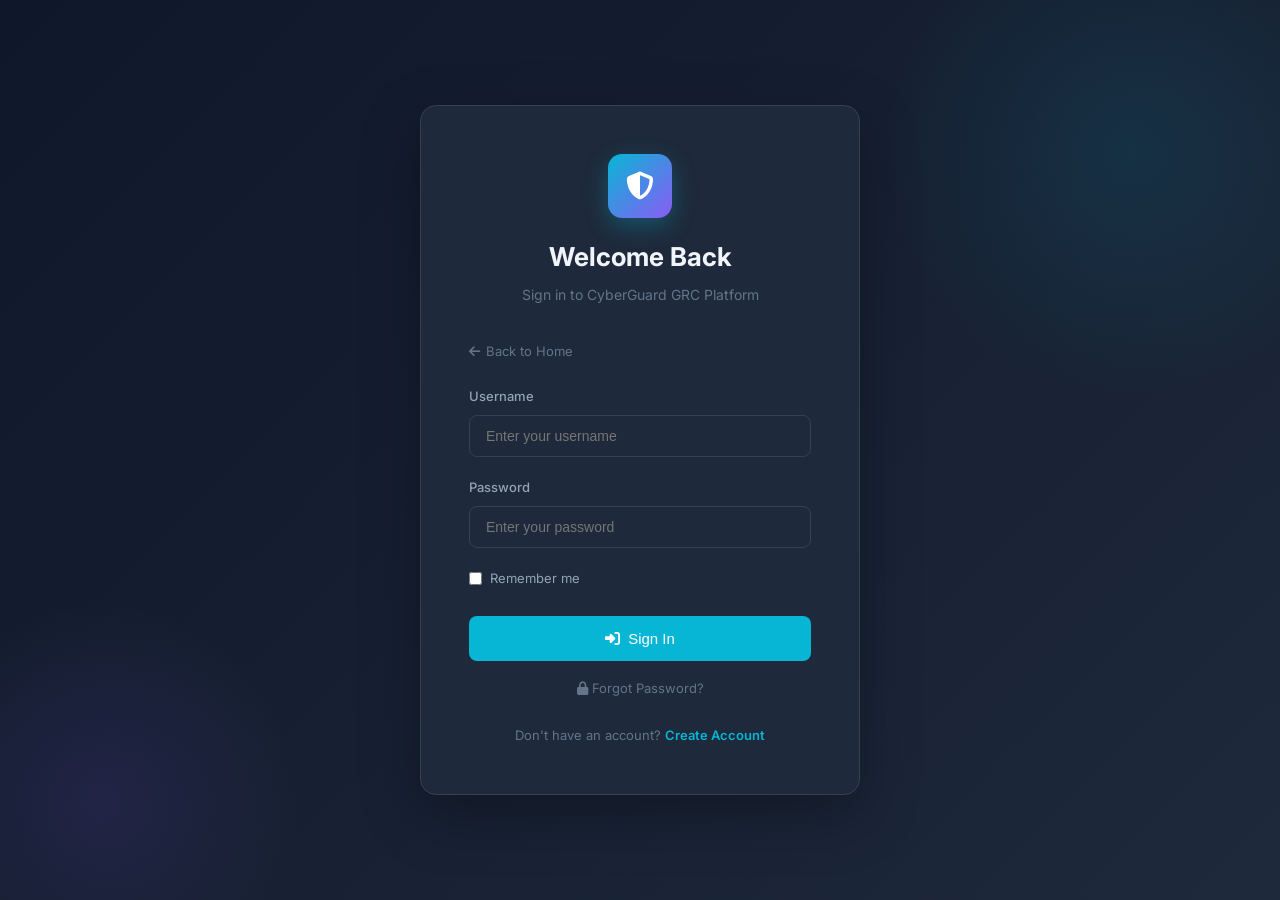
<file: frontend/scheduler.html>
<!DOCTYPE html>
<html lang="en">
<head>
    <meta charset="UTF-8">
    <meta name="viewport" content="width=device-width, initial-scale=1.0">
    <title>Audit Scheduler - lmtiCore</title>
    <link rel="stylesheet" href="css/styles.css">
    <link rel="stylesheet" href="https://cdnjs.cloudflare.com/ajax/libs/font-awesome/6.4.0/css/all.min.css">
    <link rel="icon" type="image/png" sizes="32x32" href="Favicon.png">
    <style>
        .countdown-container{background:linear-gradient(135deg,rgba(139,92,246,0.08),rgba(6,182,212,0.08));border:1px solid var(--border-color);border-radius:16px;padding:48px;text-align:center;margin-bottom:32px;}
        .countdown-value{font-size:56px;font-weight:800;line-height:1;margin-bottom:8px;color:var(--text-primary);}
        .countdown-label{font-size:12px;color:var(--text-muted);text-transform:uppercase;letter-spacing:1px;}
        .scheduler-grid{display:grid;grid-template-columns:repeat(2,1fr);gap:24px;align-items:start;}
        .toggle-switch{position:relative;display:inline-block;width:52px;height:26px;}
        .toggle-switch input{opacity:0;width:0;height:0;}
        .toggle-slider{position:absolute;cursor:pointer;top:0;left:0;right:0;bottom:0;background:var(--bg-secondary);border:1px solid var(--border-color);transition:0.3s;border-radius:26px;}
        .toggle-slider:before{position:absolute;content:"";height:18px;width:18px;left:3px;bottom:3px;background:var(--text-muted);transition:0.3s;border-radius:50%;}
        input:checked+.toggle-slider{background:var(--accent-primary);border-color:var(--accent-primary);}
        input:checked+.toggle-slider:before{transform:translateX(26px);background:white;}
    </style>
</head>
<body>
    <div class="app-container">
        <aside class="sidebar">
            <div class="sidebar-header">
                <div class="sidebar-logo">
                    <img src="logo5.png" alt="ImtiCore">
                </div>
            </div>
            <nav class="sidebar-nav">
                <a href="index.html" class="nav-item "><i class="fas fa-home"></i><span>Home</span></a>
                <a href="dashboard.html" class="nav-item "><i class="fas fa-chart-pie"></i><span>Dashboard</span></a>
                <a href="evidence.html" class="nav-item "><i class="fas fa-folder-open"></i><span>Evidence</span></a>
                <a href="chatbot.html" class="nav-item "><i class="fas fa-robot"></i><span>Chatbot</span></a>
                <a href="scheduler.html" class="nav-item active"><i class="fas fa-calendar-alt"></i><span>Audit Scheduler</span></a>
            </nav>
            <div class="sidebar-footer">
                <div class="user-profile" style="cursor:pointer" onclick="window.location.href='profile.html'">
                    <div class="user-avatar" id="user-initials">??</div>
                    <div class="user-info">
                        <h4 id="user-name">Loading...</h4>
                        <p id="user-role">User</p>
                    </div>
                    <button onclick="event.stopPropagation();logout()" style="background:none;border:none;color:var(--text-muted);cursor:pointer;margin-left:auto;" title="Sign Out"><i class="fas fa-sign-out-alt"></i></button>
                </div>
            </div>
        </aside>
        <main class="main-content">
            <div class="content-wrapper">
                <div style="margin-bottom:32px;">
                    <h1 style="font-size:32px;font-weight:700;margin-bottom:8px;">Audit Scheduler</h1>
                    <p style="color:var(--text-muted);font-size:16px;">Schedule and manage compliance audits across all ECC domains</p>
                </div>
                <div class="countdown-container">
                    <h2 style="font-size:22px;font-weight:700;margin-bottom:8px;background:linear-gradient(135deg,var(--accent-secondary),var(--accent-primary));-webkit-background-clip:text;-webkit-text-fill-color:transparent;">Next Compliance Audit</h2>
                    <p style="color:var(--text-muted);margin-bottom:32px;font-size:14px;">Comprehensive ECC assessment across all domains</p>
                    <div style="display:flex;justify-content:center;gap:40px;margin-bottom:8px;">
                        <div><div id="countdown-days" class="countdown-value">—</div><div class="countdown-label">Days</div></div>
                        <div style="font-size:48px;color:var(--border-color);align-self:flex-start;line-height:1.2;">:</div>
                        <div><div id="countdown-hours" class="countdown-value">—</div><div class="countdown-label">Hours</div></div>
                        <div style="font-size:48px;color:var(--border-color);align-self:flex-start;line-height:1.2;">:</div>
                        <div><div id="countdown-minutes" class="countdown-value">—</div><div class="countdown-label">Minutes</div></div>
                    </div>
                </div>
                <div class="scheduler-grid">

    <!-- Manual Scheduling -->
    <div class="card">

        <div style="display:flex;align-items:center;gap:12px;margin-bottom:20px;">
            <div class="stat-icon" style="background:rgba(6,182,212,0.15);">
                <i class="fas fa-user-pen" style="color:var(--accent-primary);"></i>
            </div>

            <div>
                <h3 style="font-size:17px;font-weight:600;margin-bottom:2px;">
                    Manual Scheduling
                </h3>

                <p style="font-size:12px;color:var(--text-muted);margin:0;">
                    Set custom audit dates and scope for your team
                </p>
            </div>
        </div>

        <div class="form-group">
            <label class="form-label">Audit Date</label>
            <input type="date" id="manual-audit-date" class="form-input">
        </div>

        <div class="form-group">
            <label class="form-label">Audit Scope</label>

            <select id="audit-scope-select" class="form-select">
                <option value="full">Full ECC Assessment (All 10 Controls)</option>

                <option value="1-1">1-1 Cybersecurity Strategy</option>
                <option value="1-2">1-2 Cybersecurity Management</option>
                <option value="1-3">1-3 Policies and Procedures</option>
                <option value="1-4">1-4 Roles and Responsibilities</option>
                <option value="1-5">1-5 Risk Management</option>
                <option value="1-6">1-6 IT Project Management</option>
                <option value="1-7">1-7 Compliance with Laws</option>
                <option value="1-8">1-8 Periodical Review and Audit</option>
                <option value="1-9">1-9 Cybersecurity in HR</option>
                <option value="1-10">1-10 Awareness and Training</option>
            </select>
        </div>

        <div class="form-group">
            <label class="form-label">Priority Level</label>

            <select id="priority-level-select" class="form-select">
                <option value="low">Low</option>
                <option value="medium" selected>Medium</option>
                <option value="high">High</option>
                <option value="critical">Critical</option>
            </select>
        </div>


        <button id="schedule-manual-audit-btn"
                class="btn btn-primary"
                style="width:100%;">

            <i class="fas fa-calendar-plus"></i>
            Schedule Audit & Recurrence
        </button>

    </div>

    <!-- Audit Recurrence -->
    <div class="card" style="height:fit-content;">

        <div style="display:flex;align-items:center;gap:12px;margin-bottom:24px;">

            <div class="stat-icon"
                 style="background:rgba(139,92,246,0.15);">

                <i class="fas fa-rotate"
                   style="color:var(--accent-secondary);"></i>
            </div>

            <div>
                <h3 style="font-size:17px;font-weight:600;margin-bottom:2px;">
                    Audit Recurrence
                </h3>

                <p style="font-size:12px;color:var(--text-muted);margin:0;">
                    Configure recurring audit schedules
                </p>
            </div>
        </div>

        <div style="display:flex;justify-content:space-between;align-items:center;margin-bottom:24px;">

            <div>
                <div style="font-size:14px;font-weight:600;">
                    Repeat Schedule
                </div>

                <div style="font-size:12px;color:var(--text-muted);">
                    Automatically repeat future audits
                </div>
            </div>

            <label class="toggle-switch">
                <input type="checkbox" id="repeat-toggle">
                <span class="toggle-slider"></span>
            </label>
        </div>

        <div id="repeat-options" style="display:none;">

            <div class="form-group">
                <label class="form-label">Repeat Frequency</label>

                <select id="repeat-frequency" class="form-select">
                    <option value="weekly">Weekly</option>
                    <option value="monthly" selected>Monthly</option>
                    <option value="quarterly">Quarterly</option>
                </select>
            </div>

            <div class="form-group">
                <label class="form-label">Repeat Until</label>

                <input type="date"
                       id="repeat-until"
                       class="form-input">
            </div>

        </div>

    </div>

</div>
                <div class="card" style="margin-top:24px;width:100%;box-sizing:border-box;">
        <div style="display:flex;align-items:center;justify-content:space-between;margin-bottom:20px;">
            <h3 style="font-size:18px;font-weight:700;">Scheduled Audits</h3>
            <span id="audits-count" style="background:rgba(6,182,212,0.1);color:var(--accent-primary);padding:6px 16px;border-radius:20px;font-size:13px;font-weight:600;">0 Scheduled</span>
        </div>
        <div id="scheduled-audits-list">
            <div style="text-align:center;padding:20px;color:var(--text-muted);">
                <i class="fas fa-calendar" style="font-size:40px;margin-bottom:16px;display:block;opacity:0.4;"></i>
                <p style="font-size:15px;">No audits scheduled yet</p> 
            </div>
        </div>
            </div>
    </div>
        </main>
    </div>
    <div id="loader" class="loader"><div class="spinner"></div></div>
    <script src="js/api.js"></script>
    
       

<!-- Toast Notification -->
    <div id="toast" style="position:fixed;bottom:24px;right:24px;background:#1e293b;border:1px solid var(--border-color);border-radius:12px;padding:16px 20px;display:flex;align-items:center;gap:12px;box-shadow:0 8px 32px rgba(0,0,0,0.3);transform:translateY(100px);opacity:0;transition:all 0.3s ease;z-index:9999;min-width:300px;">
        <div id="toast-icon" style="width:36px;height:36px;border-radius:50%;display:flex;align-items:center;justify-content:center;flex-shrink:0;"></div>
        <div><div id="toast-title" style="font-weight:600;font-size:14px;margin-bottom:2px;"></div><div id="toast-msg" style="font-size:12px;color:var(--text-muted);"></div></div>
    </div>
    <script src="js/scheduler.js"></script>
</body>
</html>
</file>
<file: frontend/css/styles.css>
/* ===================================
   CyberGuard GRC - Main Styles
   =================================== */

@import url('https://fonts.googleapis.com/css2?family=Inter:wght@300;400;500;600;700;800;900&display=swap');

/* === CSS Variables === */
:root {
    /* Colors */
    --bg-primary: #0f172a;
    --bg-secondary: #1e293b;
    --bg-card: #1e293b;
    --bg-card-hover: #334155;
    
    --accent-primary: #06b6d4;
    --accent-secondary: #8b5cf6;
    --accent-success: #10b981;
    --accent-warning: #f59e0b;
    --accent-danger: #ef4444;
    
    --text-primary: #f1f5f9;
    --text-secondary: #94a3b8;
    --text-muted: #64748b;
    
    --border-color: #334155;
    --border-subtle: #1e293b;
    
    /* Spacing */
    --sidebar-width: 280px;
    --header-height: 70px;
    
    /* Shadows */
    --shadow-sm: 0 1px 2px 0 rgba(0, 0, 0, 0.05);
    --shadow-md: 0 4px 6px -1px rgba(0, 0, 0, 0.1);
    --shadow-lg: 0 10px 15px -3px rgba(0, 0, 0, 0.1);
    --shadow-xl: 0 20px 25px -5px rgba(0, 0, 0, 0.1);
    
    /* Transitions */
    --transition-fast: 150ms ease;
    --transition-base: 200ms ease;
    --transition-slow: 300ms ease;
}

/* === Reset & Base === */
* {
    margin: 0;
    padding: 0;
    box-sizing: border-box;
}

body {
    font-family: 'Inter', -apple-system, BlinkMacSystemFont, 'Segoe UI', sans-serif;
    background: var(--bg-primary);
    color: var(--text-primary);
    line-height: 1.6;
    overflow-x: hidden;
}

/* === Scrollbar === */
::-webkit-scrollbar {
    width: 8px;
    height: 8px;
}

::-webkit-scrollbar-track {
    background: var(--bg-secondary);
}

::-webkit-scrollbar-thumb {
    background: var(--border-color);
    border-radius: 4px;
}

::-webkit-scrollbar-thumb:hover {
    background: var(--text-muted);
}

/* === Layout === */
.app-container {
    display: flex;
    min-height: 100vh;
}

/* === Sidebar === */
.sidebar {
    position: fixed;
    left: 0;
    top: 0;
    width: var(--sidebar-width);
    height: 100vh;
    background: var(--bg-secondary);
    border-right: 1px solid var(--border-color);
    display: flex;
    flex-direction: column;
    z-index: 100;
    transition: transform var(--transition-base);
}

.sidebar-header {
    padding: 12px 16px;
    height: auto;
    display: flex;
    align-items: center;
    justify-content: center;
}
.sidebar-logo {
    display: flex;
    align-items: center;
    justify-content: center;
    width: 100%;
}
.sidebar-logo img {
    width: 250px;
    height: auto;
    object-fit: contain;
}

.logo-icon {
    width: 40px;
    height: 40px;
    background: linear-gradient(135deg, var(--accent-primary), var(--accent-secondary));
    border-radius: 8px;
    display: flex;
    align-items: center;
    justify-content: center;
    color: white;
    font-size: 20px;
}

.logo-text h1 {
    font-size: 20px;
    font-weight: 700;
    color: var(--accent-primary);
    margin: 0;
}

.logo-text p {
    font-size: 11px;
    color: var(--text-muted);
    margin: 0;
    font-weight: 500;
    letter-spacing: 0.5px;
}

.sidebar-nav {
    flex: 1;
    padding: 20px 12px;
    overflow-y: auto;
}

.nav-item {
    display: flex;
    align-items: center;
    gap: 12px;
    padding: 12px 16px;
    margin-bottom: 4px;
    border-radius: 8px;
    color: var(--text-secondary);
    text-decoration: none;
    cursor: pointer;
    transition: all var(--transition-fast);
    font-size: 14px;
    font-weight: 500;
}

.nav-item:hover {
    background: rgba(6, 182, 212, 0.1);
    color: var(--accent-primary);
}

.nav-item.active {
    background: rgba(6, 182, 212, 0.15);
    color: var(--accent-primary);
    border-left: 3px solid var(--accent-primary);
}

.nav-item i {
    width: 20px;
    text-align: center;
    font-size: 16px;
}

.sidebar-footer {
    padding: 20px;
    border-top: 1px solid var(--border-color);
}

.user-profile {
    display: flex;
    align-items: center;
    gap: 12px;
    cursor: pointer;
    padding: 10px;
    border-radius: 8px;
    transition: background var(--transition-fast);
}

.user-profile:hover {
    background: var(--bg-card-hover);
}

.user-avatar {
    width: 40px;
    height: 40px;
    border-radius: 50%;
    background: linear-gradient(135deg, var(--accent-primary), var(--accent-secondary));
    display: flex;
    align-items: center;
    justify-content: center;
    color: white;
    font-weight: 600;
    font-size: 14px;
}

.user-info h4 {
    font-size: 14px;
    font-weight: 600;
    color: var(--text-primary);
    margin: 0;
}

.user-info p {
    font-size: 12px;
    color: var(--text-muted);
    margin: 0;
}

.status-indicator {
    width: 8px;
    height: 8px;
    border-radius: 50%;
    background: var(--accent-success);
    margin-left: auto;
}

/* === Main Content === */
.main-content {
    margin-left: var(--sidebar-width);
    flex: 1;
    min-height: 100vh;
    background: var(--bg-primary);
}

.content-wrapper {
    padding: 32px;
    max-width: 1600px;
}

/* === Cards === */
.card {
    background: var(--bg-card);
    border: 1px solid var(--border-color);
    border-radius: 12px;
    padding: 24px;
    transition: all var(--transition-base);
}

.card:hover {
    border-color: var(--border-subtle);
    box-shadow: var(--shadow-lg);
}

.card-header {
    display: flex;
    justify-content: between;
    align-items: center;
    margin-bottom: 20px;
}

.card-title {
    font-size: 18px;
    font-weight: 600;
    color: var(--text-primary);
    margin: 0;
}

.card-subtitle {
    font-size: 14px;
    color: var(--text-muted);
    margin-top: 4px;
}

/* === Stats Cards === */
.stats-grid {
    display: grid;
    grid-template-columns: repeat(auto-fit, minmax(280px, 1fr));
    gap: 24px;
    margin-bottom: 32px;
}

.stat-card {
    background: var(--bg-card);
    border: 1px solid var(--border-color);
    border-radius: 12px;
    padding: 24px;
    position: relative;
    overflow: hidden;
}

.stat-card::before {
    content: '';
    position: absolute;
    top: 0;
    left: 0;
    width: 4px;
    height: 100%;
    background: linear-gradient(180deg, var(--accent-primary), var(--accent-secondary));
}

.stat-header {
    display: flex;
    justify-content: space-between;
    align-items: flex-start;
    margin-bottom: 16px;
}

.stat-label {
    font-size: 13px;
    color: var(--text-muted);
    font-weight: 500;
    text-transform: uppercase;
    letter-spacing: 0.5px;
}

.stat-icon {
    width: 40px;
    height: 40px;
    border-radius: 8px;
    display: flex;
    align-items: center;
    justify-content: center;
    font-size: 18px;
}

.stat-value {
    font-size: 32px;
    font-weight: 700;
    color: var(--text-primary);
    margin-bottom: 8px;
}

.stat-change {
    font-size: 13px;
    font-weight: 500;
}

.stat-change.positive {
    color: var(--accent-success);
}

.stat-change.negative {
    color: var(--accent-danger);
}

/* === Buttons === */
.btn {
    display: inline-flex;
    align-items: center;
    justify-content: center;
    gap: 8px;
    padding: 10px 20px;
    border-radius: 8px;
    font-size: 14px;
    font-weight: 500;
    cursor: pointer;
    transition: all var(--transition-fast);
    border: none;
    text-decoration: none;
}

.btn-primary {
    background: var(--accent-primary);
    color: white;
}

.btn-primary:hover {
    background: #0891b2;
    transform: translateY(-1px);
    box-shadow: var(--shadow-md);
}

.btn-secondary {
    background: transparent;
    color: var(--accent-primary);
    border: 1px solid var(--accent-primary);
}

.btn-secondary:hover {
    background: rgba(6, 182, 212, 0.1);
}

.btn-danger {
    background: var(--accent-danger);
    color: white;
}

.btn-danger:hover {
    background: #dc2626;
}

/* === Status Badges === */
.badge {
    display: inline-flex;
    align-items: center;
    gap: 6px;
    padding: 6px 12px;
    border-radius: 6px;
    font-size: 12px;
    font-weight: 600;
    text-transform: uppercase;
    letter-spacing: 0.5px;
}

.badge-success {
    background: rgba(16, 185, 129, 0.15);
    color: var(--accent-success);
}

.badge-warning {
    background: rgba(245, 158, 11, 0.15);
    color: var(--accent-warning);
}

.badge-danger {
    background: rgba(239, 68, 68, 0.15);
    color: var(--accent-danger);
}

.badge-info {
    background: rgba(6, 182, 212, 0.15);
    color: var(--accent-primary);
}

/* === Tables === */
.table-container {
    overflow-x: auto;
    border-radius: 12px;
    border: 1px solid var(--border-color);
}

table {
    width: 100%;
    border-collapse: collapse;
}

thead {
    background: var(--bg-secondary);
}

thead th {
    padding: 16px;
    text-align: left;
    font-size: 12px;
    font-weight: 600;
    color: var(--text-muted);
    text-transform: uppercase;
    letter-spacing: 0.5px;
    border-bottom: 1px solid var(--border-color);
}

tbody tr {
    border-bottom: 1px solid var(--border-color);
    transition: background var(--transition-fast);
}

tbody tr:hover {
    background: var(--bg-card-hover);
}

tbody td {
    padding: 16px;
    font-size: 14px;
    color: var(--text-secondary);
}

/* === Forms === */
.form-group {
    margin-bottom: 20px;
}

.form-label {
    display: block;
    font-size: 13px;
    font-weight: 500;
    color: var(--text-secondary);
    margin-bottom: 8px;
}

.form-input,
.form-select,
.form-textarea {
    width: 100%;
    padding: 12px 16px;
    background: var(--bg-secondary);
    border: 1px solid var(--border-color);
    border-radius: 8px;
    color: var(--text-primary);
    font-size: 14px;
    transition: all var(--transition-fast);
}

.form-input:focus,
.form-select:focus,
.form-textarea:focus {
    outline: none;
    border-color: var(--accent-primary);
    box-shadow: 0 0 0 3px rgba(6, 182, 212, 0.1);
}

/* === Utilities === */
.text-center { text-align: center; }
.text-right { text-align: right; }
.mb-4 { margin-bottom: 16px; }
.mb-6 { margin-bottom: 24px; }
.mt-4 { margin-top: 16px; }
.mt-6 { margin-top: 24px; }

.flex { display: flex; }
.flex-between { justify-content: space-between; }
.flex-center { align-items: center; }
.gap-4 { gap: 16px; }

.grid { display: grid; }
.grid-cols-2 { grid-template-columns: repeat(2, 1fr); }
.grid-cols-3 { grid-template-columns: repeat(3, 1fr); }
.gap-6 { gap: 24px; }

/* === Loader === */
.loader {
    display: none;
    position: fixed;
    top: 0;
    left: 0;
    width: 100%;
    height: 100%;
    background: rgba(15, 23, 42, 0.9);
    z-index: 9999;
    align-items: center;
    justify-content: center;
}

.loader.active {
    display: flex;
}

.spinner {
    width: 50px;
    height: 50px;
    border: 4px solid var(--border-color);
    border-top-color: var(--accent-primary);
    border-radius: 50%;
    animation: spin 1s linear infinite;
}

@keyframes spin {
    to { transform: rotate(360deg); }
}

.scheduler-grid{
    display:grid;
    grid-template-columns:repeat(2,1fr);
    gap:24px;
    align-items:start;
}
/* === Responsive === */
@media (max-width: 768px) {
    .sidebar {
        transform: translateX(-100%);
    }
    
    .sidebar.open {
        transform: translateX(0);
    }
    
    .main-content {
        margin-left: 0;
    }
    
    .stats-grid {
        grid-template-columns: 1fr;
    }
}
/* === Message Bubble Styles (Chatbot) === */
.message { display: flex; flex-direction: column; }
.message-header { font-size: 10px; font-weight: 700; color: var(--text-muted); margin-bottom: 5px; text-transform: uppercase; letter-spacing: 0.6px; }
.ai-message .message-text { background: rgba(255,255,255,0.03); border: 1px solid rgba(255,255,255,0.07); border-radius: 0 12px 12px 12px; padding: 13px 15px; color: var(--text-primary); font-size: 13.5px; line-height: 1.7; }
.user-message { align-items: flex-end; }
.user-message .message-header { color: var(--accent-primary); }
.user-message .message-text { background: rgba(6,182,212,0.1); border: 1px solid rgba(6,182,212,0.2); border-radius: 12px 0 12px 12px; padding: 11px 15px; color: var(--text-primary); font-size: 13.5px; max-width: 80%; }

/* === Badge Primary === */
.badge-primary { background: rgba(6,182,212,0.15); color: var(--accent-primary); }

/* === Btn Icon === */
.btn-icon { width: 36px; height: 36px; border-radius: 6px; border: 1px solid rgba(6,182,212,0.2); background: rgba(6,182,212,0.08); color: var(--accent-primary); cursor: pointer; display: inline-flex; align-items: center; justify-content: center; font-size: 13px; transition: all var(--transition-fast); }
.btn-icon:hover { background: var(--accent-primary); color: white; }
.btn-icon.btn-danger { background: rgba(239,68,68,0.08); border-color: rgba(239,68,68,0.2); color: #ef4444; }
.btn-icon.btn-danger:hover { background: #ef4444; color: white; }

/* === Action Buttons === */
.action-buttons { display: flex; gap: 6px; justify-content: flex-end; }
.evidence-name { display: flex; align-items: center; gap: 10px; }
.control-id-cell { font-family: 'Courier New', monospace; font-weight: 700; color: var(--accent-primary); }
</file>
